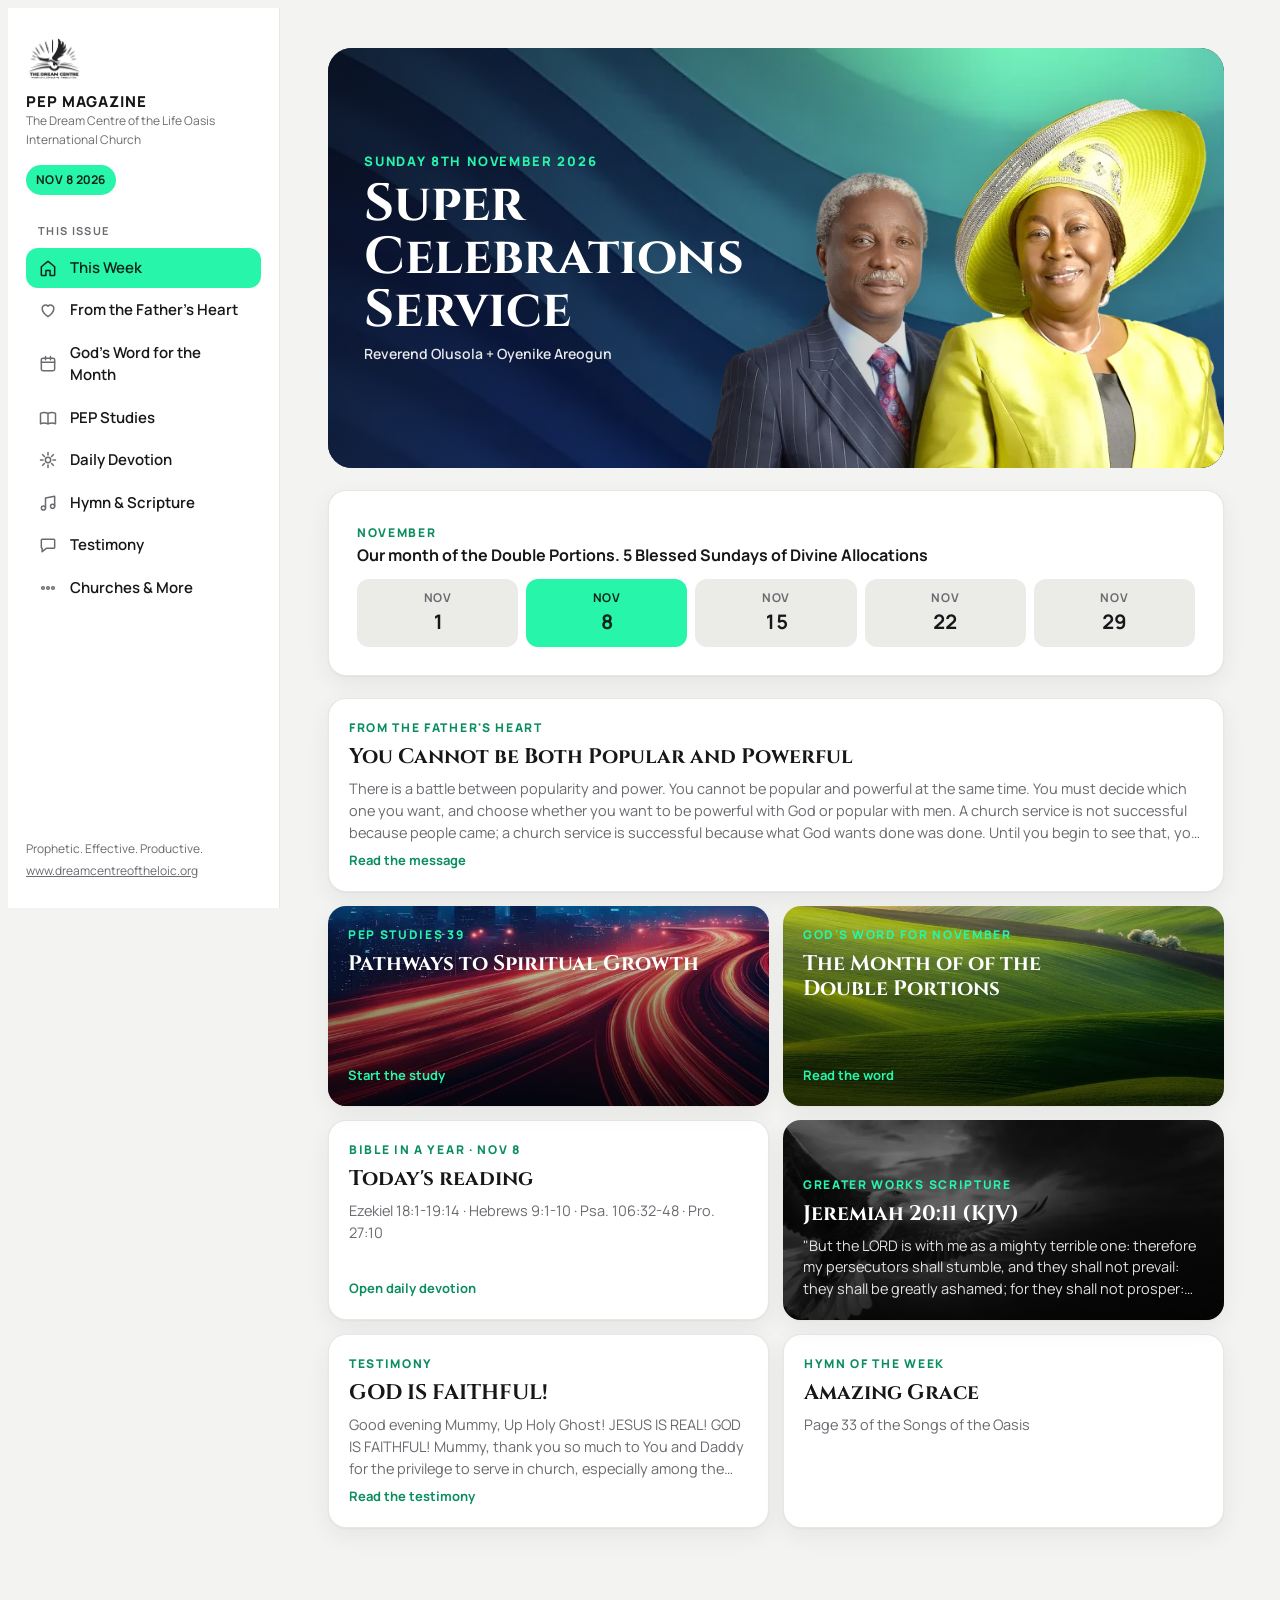
<file: index.html>
<!doctype html>
<html lang="en">
<head>
<meta charset="utf-8">
<meta name="viewport" content="width=device-width,initial-scale=1,viewport-fit=cover">
<meta name="theme-color" content="#0e0e10">
<link rel="manifest" href="manifest.webmanifest">
<link rel="icon" href="assets/fixed/logo.webp">
<title>PEP Magazine</title>
</head>
<body>

<meta name="claude:viewport-fit-sides" content="cover">
<link rel="preconnect" href="https://fonts.googleapis.com">
<link rel="preconnect" href="https://fonts.gstatic.com" crossorigin>
<link rel="stylesheet" href="https://fonts.googleapis.com/css2?family=Cinzel:wght@500;700&family=Manrope:wght@400;500;600;700;800&family=Source+Serif+4:ital,opsz,wght@0,8..60,400;0,8..60,600;1,8..60,400&display=swap">
<style>
/* Layout: an iOS-style reader. Sidebar + single reading column on desktop, sticky header + bottom tab bar on phones.
   The weekly accent comes from the issue data (picked from that week's background image). */
:root{
  --accent:#fec91b;            /* overwritten per issue */
  --accent-text:var(--accent-text-light,#8a6a00); /* accent darkened for text on light surfaces */
  --on-accent:#1a1406;         /* readable ink on top of accent */
  --bg:#f3f3f1;
  --surface:#ffffff;
  --surface-2:#ebebe8;
  --fg:#17171a;
  --muted:#6a6a70;
  --line:rgba(20,20,30,.10);
  --scrim:rgba(10,10,14,.62);
  --shadow:0 1px 2px rgba(0,0,0,.04),0 8px 24px rgba(0,0,0,.06);
  --font-display:"Cinzel","Trajan Pro",Georgia,serif;
  --font-read:"Source Serif 4",Georgia,"Times New Roman",serif;
  --font-ui:"Manrope",system-ui,-apple-system,"Segoe UI",sans-serif;
  --radius:18px;
  --tabbar-h:64px;
}
@media (prefers-color-scheme: dark){:root:not([data-theme="light"]){
  --bg:#0e0e10;--surface:#1b1b1f;--surface-2:#26262b;--fg:#f2f1ee;--muted:#a2a2a9;--line:rgba(255,255,255,.10);
  --accent-text:var(--accent-text-dark,#ffd95e);--shadow:none;color-scheme:dark}}
:root[data-theme="dark"]{
  --bg:#0e0e10;--surface:#1b1b1f;--surface-2:#26262b;--fg:#f2f1ee;--muted:#a2a2a9;--line:rgba(255,255,255,.10);
  --accent-text:var(--accent-text-dark,#ffd95e);--shadow:none;color-scheme:dark}

*{box-sizing:border-box}
html,body{background:var(--bg)}
body{color:var(--fg);font-family:var(--font-ui);font-size:16px;line-height:1.5;-webkit-font-smoothing:antialiased}
a{color:inherit}
button{font:inherit;color:inherit}
:focus-visible{outline:2px solid var(--accent-text);outline-offset:2px;border-radius:6px}
h1,h2,h3{text-wrap:balance;margin:0}
p{margin:0}

/* ---------- shell ---------- */
.shell{display:grid;grid-template-columns:1fr;min-height:100%}
.side{display:none}
.top{position:sticky;top:env(safe-area-inset-top,0px);z-index:20;background:color-mix(in srgb,var(--bg) 82%,transparent);
  backdrop-filter:saturate(1.6) blur(18px);-webkit-backdrop-filter:saturate(1.6) blur(18px);border-bottom:1px solid var(--line);
  padding-left:max(16px,env(safe-area-inset-left,0px));padding-right:max(16px,env(safe-area-inset-right,0px));padding-block:10px;
  display:flex;align-items:center;gap:12px}
body::before{content:"";position:fixed;inset:0 0 auto;height:env(safe-area-inset-top,0px);z-index:30;background:var(--bg)}
.brand{display:flex;align-items:center;gap:10px;min-width:0;text-decoration:none}
.logo{width:34px;height:27px;flex:none;background:var(--fg);-webkit-mask:var(--logo) center/contain no-repeat;mask:var(--logo) center/contain no-repeat}
.brand-txt{min-width:0;line-height:1.15}
.brand-name{font-weight:800;font-size:14px;letter-spacing:.06em;text-transform:uppercase;white-space:nowrap}
.brand-sub{font-size:12px;color:var(--muted);white-space:nowrap;overflow:hidden;text-overflow:ellipsis}
.top .date-chip{margin-left:auto}
.date-chip{font-size:12px;font-weight:700;letter-spacing:.04em;padding:6px 10px;border-radius:99px;background:var(--accent);color:var(--on-accent);white-space:nowrap;font-variant-numeric:tabular-nums}

main{padding-left:max(16px,env(safe-area-inset-left,0px));padding-right:max(16px,env(safe-area-inset-right,0px));
  padding-block:20px calc(var(--tabbar-h) + 32px + env(safe-area-inset-bottom,0px));min-width:0}
.view{max-width:760px;margin:0 auto;display:flex;flex-direction:column;gap:22px}
.view.wide{max-width:980px}

.tabbar{position:fixed;left:0;right:0;bottom:0;z-index:20;display:grid;grid-template-columns:repeat(5,1fr);
  padding-bottom:env(safe-area-inset-bottom,0px);padding-left:max(8px,env(safe-area-inset-left,0px));padding-right:max(8px,env(safe-area-inset-right,0px));
  background:color-mix(in srgb,var(--surface) 86%,transparent);backdrop-filter:saturate(1.6) blur(18px);-webkit-backdrop-filter:saturate(1.6) blur(18px);border-top:1px solid var(--line)}
.tab{display:flex;flex-direction:column;align-items:center;justify-content:center;gap:3px;height:var(--tabbar-h);text-decoration:none;color:var(--muted);font-size:11px;font-weight:600}
.tab svg{width:24px;height:24px}
.tab[aria-current="page"]{color:var(--fg)}
.tab[aria-current="page"] .ico{background:var(--accent);color:var(--on-accent)}
.ico{display:grid;place-items:center;width:44px;height:28px;border-radius:99px;transition:background .2s}

@media (min-width:900px){
  .shell{grid-template-columns:272px 1fr}
  .top,.tabbar{display:none}
  body::before{display:none}
  .side{display:flex;flex-direction:column;gap:18px;position:sticky;top:0;height:100vh;overflow:auto;
    padding:28px 18px;border-right:1px solid var(--line);background:var(--surface)}
  .side .logo{width:56px;height:44px}
  .side .brand{flex-direction:column;align-items:flex-start;gap:12px}
  .side .brand-name{font-size:15px}
  .side .brand-sub{white-space:normal}
  .side .date-chip{align-self:flex-start}
  main{padding-block:40px 64px;padding-left:48px;padding-right:48px}
}
.nav-group{display:flex;flex-direction:column;gap:2px}
.nav-label{font-size:11px;font-weight:700;letter-spacing:.12em;text-transform:uppercase;color:var(--muted);padding:10px 12px 6px}
.nav-link{display:flex;align-items:center;gap:12px;padding:9px 12px;border-radius:12px;text-decoration:none;font-weight:600;font-size:15px}
.nav-link svg{width:20px;height:20px;color:var(--muted);flex:none}
.nav-link:hover{background:var(--surface-2)}
.nav-link[aria-current="page"]{background:var(--accent);color:var(--on-accent)}
.nav-link[aria-current="page"] svg{color:var(--on-accent)}
.side-foot{margin-top:auto;font-size:12px;color:var(--muted);display:flex;flex-direction:column;gap:4px}

/* ---------- shared pieces ---------- */
.eyebrow{font-size:12px;font-weight:800;letter-spacing:.14em;text-transform:uppercase;color:var(--accent-text)}
.page-head{display:flex;flex-direction:column;gap:8px}
.page-title{font-family:var(--font-display);font-weight:700;font-size:clamp(28px,6vw,42px);line-height:1.08;letter-spacing:.01em}
.page-sub{color:var(--muted);font-size:15px}
.card{background:var(--surface);border-radius:var(--radius);box-shadow:var(--shadow);border:1px solid var(--line)}
.pad{padding:20px}
@media (min-width:600px){.pad{padding:28px}}
.read{font-family:var(--font-read);font-size:18.5px;line-height:1.68;display:flex;flex-direction:column;gap:1em;max-width:66ch}
.read .lead{font-size:21px;line-height:1.55}
.read .lead::first-letter{font-family:var(--font-display);font-weight:700;float:left;font-size:3.3em;line-height:.82;padding:6px 10px 0 0;color:var(--accent-text)}
.read h3{font-family:var(--font-ui);font-size:13px;font-weight:800;letter-spacing:.12em;text-transform:uppercase;margin-top:.6em;color:var(--fg)}
.read ol{margin:0;padding-left:1.3em;display:flex;flex-direction:column;gap:.3em}
.scripture{border-radius:14px;background:var(--surface-2);padding:16px 18px;font-style:italic}
.scripture cite{display:block;font-style:normal;font-family:var(--font-ui);font-size:13px;font-weight:800;letter-spacing:.06em;margin-top:8px;color:var(--accent-text)}
.callout{font-family:var(--font-ui);font-weight:800;font-size:17px;line-height:1.45;padding:16px 18px;border-radius:14px;background:var(--accent);color:var(--on-accent)}
.sig{font-family:var(--font-read);font-style:italic;white-space:pre-line;color:var(--muted)}
.img-cover{width:100%;height:100%;object-fit:cover;display:block}
.btn{display:inline-flex;align-items:center;gap:8px;padding:11px 16px;border-radius:12px;background:var(--fg);color:var(--bg);text-decoration:none;font-weight:700;font-size:14px;border:0;cursor:pointer}
.btn.ghost{background:var(--surface-2);color:var(--fg)}
.row{display:flex;flex-wrap:wrap;gap:10px;align-items:center}

/* ---------- today / cover ---------- */
.hero{position:relative;overflow:hidden;border-radius:24px;min-height:340px;display:flex;align-items:flex-end;isolation:isolate;background:#222}
.hero .bg{position:absolute;inset:0;z-index:-2}
.hero .pastors{position:absolute;right:50%;transform:translateX(50%);bottom:150px;height:56%;max-width:70%;object-fit:contain;object-position:bottom right;z-index:-1;filter:drop-shadow(0 10px 30px rgba(0,0,0,.25))}
.hero::after{content:"";position:absolute;inset:0;z-index:-1;background:linear-gradient(180deg,transparent 45%,rgba(8,8,10,.92) 72%,rgba(8,8,10,.96) 100%)}
.hero{min-height:460px}
.hero-txt{padding:22px;color:#fff;display:flex;flex-direction:column;gap:6px;max-width:100%}
.hero-date{font-size:13px;font-weight:800;letter-spacing:.14em;text-transform:uppercase;color:var(--accent)}
.hero-title{font-family:var(--font-display);font-weight:700;font-size:clamp(30px,7vw,52px);line-height:1.02}
.hero-who{font-size:14px;font-weight:600;opacity:.9}
@media (min-width:600px){.hero{min-height:420px}.hero .pastors{right:-2%;transform:none;bottom:0;height:88%}.hero::after{background:linear-gradient(90deg,rgba(8,8,10,.72) 0%,rgba(8,8,10,.25) 55%,transparent 75%)}.hero-txt{padding:36px;max-width:58%;align-self:center}}

.month-strip{display:flex;flex-direction:column;gap:12px}
.month-strip .t{font-weight:700}
.sundays{display:grid;grid-template-columns:repeat(4,1fr);gap:8px}
.sun{border-radius:12px;padding:10px 8px;text-align:center;background:var(--surface-2);font-size:12px;font-weight:700;letter-spacing:.06em;color:var(--muted);font-variant-numeric:tabular-nums}
.sun b{display:block;font-size:20px;color:var(--fg);letter-spacing:0}
.sun.now{background:var(--accent);color:var(--on-accent)}
.sun.now b{color:var(--on-accent)}

.grid{display:grid;grid-template-columns:1fr;gap:14px}
@media (min-width:640px){.grid{grid-template-columns:1fr 1fr}}
.tile{display:flex;flex-direction:column;gap:8px;text-decoration:none;padding:20px;min-width:0;transition:transform .15s}
.tile:hover{transform:translateY(-2px)}
.tile h3{font-family:var(--font-display);font-size:21px;line-height:1.2}
.tile p{color:var(--muted);font-size:14.5px;display:-webkit-box;-webkit-line-clamp:3;-webkit-box-orient:vertical;overflow:hidden}
.tile .more{margin-top:auto;font-size:13px;font-weight:700;color:var(--accent-text)}
.tile.span{grid-column:1/-1}
.tile.img{position:relative;overflow:hidden;color:#fff;min-height:200px;justify-content:flex-end;isolation:isolate;border:0}
.tile.img img{position:absolute;inset:0;z-index:-2}
.tile.img::after{content:"";position:absolute;inset:0;z-index:-1;background:linear-gradient(180deg,rgba(0,0,0,.05),rgba(0,0,0,.72))}
.tile.img p{color:rgba(255,255,255,.88)}
.tile.img .eyebrow,.tile.img .more{color:var(--accent)}

/* ---------- heart ---------- */
.pull{display:grid;grid-template-columns:auto 1fr;gap:16px;align-items:end;overflow:hidden;padding:20px 20px 0}
.pull img{width:96px;align-self:end;display:block}
.pull q{font-family:var(--font-display);font-weight:700;font-size:19px;line-height:1.35;quotes:none;padding-bottom:20px;align-self:center}
.side-by{display:grid;grid-template-columns:1fr;gap:14px}
@media (min-width:640px){.side-by{grid-template-columns:1fr 1fr}}
.feature{display:flex;gap:16px;align-items:center;padding:18px;min-width:0}
.feature img{width:92px;border-radius:8px;flex:none;box-shadow:0 6px 18px rgba(0,0,0,.18)}
.feature h3{font-family:var(--font-display);font-size:17px;line-height:1.25}
.feature p{font-size:13.5px;color:var(--muted)}

/* ---------- study / month banners ---------- */
.banner{position:relative;border-radius:22px;overflow:hidden;min-height:220px;display:flex;align-items:flex-end;isolation:isolate;color:#fff}
.banner>img{position:absolute;inset:0;z-index:-2}
.banner::after{content:"";position:absolute;inset:0;z-index:-1;background:linear-gradient(180deg,rgba(0,0,0,.1),rgba(0,0,0,.75))}
.banner .in{padding:22px;display:flex;flex-direction:column;gap:6px}
.banner .page-title{color:#fff}
.banner .eyebrow{color:var(--accent)}
.study-no{display:inline-grid;place-items:center;width:52px;height:52px;border-radius:50%;background:#fff;color:#111;font-weight:800;font-size:20px;font-variant-numeric:tabular-nums}
.month-wrap{display:grid;grid-template-columns:1fr;gap:20px}
.month-portrait{display:none}
@media (min-width:1100px){.month-wrap{grid-template-columns:220px 1fr}.month-portrait{display:block;position:sticky;top:40px;align-self:start}.month-portrait img{width:100%;border-radius:18px;background:var(--surface-2)}}

/* ---------- daily ---------- */
.days{display:flex;gap:8px;overflow-x:auto;padding-bottom:4px;scrollbar-width:none}
.days::-webkit-scrollbar{display:none}
.day{flex:none;width:58px;padding:10px 0;border-radius:14px;border:1px solid var(--line);background:var(--surface);text-align:center;cursor:pointer;font-variant-numeric:tabular-nums}
.day small{display:block;font-size:11px;font-weight:700;letter-spacing:.08em;text-transform:uppercase;color:var(--muted)}
.day b{font-size:20px}
.day[aria-pressed="true"]{background:var(--accent);color:var(--on-accent);border-color:transparent}
.day[aria-pressed="true"] small{color:var(--on-accent)}
.readings{display:grid;grid-template-columns:1fr 1fr;gap:10px}
.reading{background:var(--surface-2);border-radius:12px;padding:12px 14px;font-weight:700;font-variant-numeric:tabular-nums;min-width:0}
.reading small{display:block;font-size:11px;font-weight:700;letter-spacing:.08em;text-transform:uppercase;color:var(--muted)}
.today-tag{font-size:11px;font-weight:800;letter-spacing:.08em;text-transform:uppercase;background:var(--fg);color:var(--bg);padding:3px 8px;border-radius:99px}
.vocab{list-style:none;margin:0;padding:0;display:flex;flex-direction:column}
.vocab li{padding:12px 0;border-top:1px solid var(--line);font-weight:600;display:flex;gap:12px}
.vocab li:first-child{border-top:0}
.vocab li::before{content:"";flex:none;width:8px;height:8px;border-radius:50%;background:var(--accent);margin-top:9px}
.words{display:grid;grid-template-columns:1fr 1fr;gap:10px}
.word{border-radius:14px;padding:16px 12px;text-align:center;font-weight:800;font-size:14px;letter-spacing:.05em;text-transform:uppercase;background:var(--fg);color:var(--bg);display:grid;place-items:center;min-height:72px}
@media (min-width:640px){.words{grid-template-columns:repeat(3,1fr)}}

/* ---------- worship ---------- */
.gw{position:relative;overflow:hidden;border-radius:22px;isolation:isolate;color:#fff;background:#111}
.gw img{position:absolute;inset:0;z-index:-2;opacity:.85}
.gw::after{content:"";position:absolute;inset:0;z-index:-1;background:linear-gradient(90deg,rgba(0,0,0,.2),rgba(0,0,0,.8))}
.gw .in{padding:26px;display:flex;flex-direction:column;gap:10px;align-items:flex-end;text-align:right;min-height:240px;justify-content:flex-end}
.gw .ref{font-weight:800;letter-spacing:.06em}
.gw blockquote{margin:0;font-weight:800;font-size:clamp(18px,3.6vw,24px);line-height:1.35;color:#fec91b;max-width:30ch}
.cov{position:relative;overflow:hidden;border-radius:22px;isolation:isolate;color:#fff;background:#140d06;min-height:300px;display:flex;flex-direction:column;justify-content:space-between;padding:24px}
.cov img{position:absolute;inset:0;z-index:-2}
.cov::after{content:"";position:absolute;inset:0;z-index:-1;background:linear-gradient(180deg,rgba(0,0,0,.55),rgba(0,0,0,.1) 50%,rgba(0,0,0,.6))}
.cov .big{font-weight:800;font-size:clamp(30px,7vw,44px);line-height:.98;text-transform:uppercase;letter-spacing:-.01em}
.cov .line{font-family:var(--font-read);font-style:italic;align-self:flex-end}
.cov-body{display:flex;flex-direction:column;gap:10px;margin-top:auto}
.cov .big.long{font-size:clamp(20px,4.6vw,27px);line-height:1.3;text-transform:none;letter-spacing:0}
.cov .more-lines{white-space:pre-line;font-weight:600;font-size:16px;line-height:1.5;opacity:.92}
.hymn{display:grid;grid-template-columns:110px 1fr;gap:16px;align-items:center;overflow:hidden}
.hymn img{width:110px;height:100%;min-height:110px;object-fit:cover;display:block}
.hymn .t{font-family:var(--font-display);font-size:22px;font-weight:700;line-height:1.2}
.hymn .in{padding:16px 16px 16px 0;min-width:0}

/* ---------- more ---------- */
.list{display:flex;flex-direction:column}
.list a,.list .li{display:flex;align-items:center;gap:14px;padding:14px 18px;text-decoration:none;border-top:1px solid var(--line);font-weight:600;min-width:0}
.list>:first-child{border-top:0}
.list .chev{margin-left:auto;color:var(--muted);flex:none;width:18px;height:18px}
.list .meta{margin-left:auto;font-size:13px;color:var(--muted);font-weight:500;white-space:nowrap}
.list svg.lead{width:22px;height:22px;color:var(--accent-text);flex:none}
details.region{border-top:1px solid var(--line)}
details.region:first-of-type{border-top:0}
details.region summary{list-style:none;cursor:pointer;padding:14px 18px;font-weight:700;display:flex;align-items:center}
details.region summary::-webkit-details-marker{display:none}
details.region summary .meta{margin-left:auto;font-size:13px;color:var(--muted);font-weight:500}
details.region ul{margin:0;padding:0 18px 14px 36px;display:flex;flex-direction:column;gap:8px;font-size:14.5px;color:var(--muted)}
.books{display:grid;grid-template-columns:repeat(3,1fr);gap:12px}
.books figure{margin:0;display:flex;flex-direction:column;gap:6px;min-width:0}
.books img{border-radius:10px;background:#f4f4f4;aspect-ratio:7/9;object-fit:contain;width:100%}
.books figcaption{font-size:12.5px;font-weight:600;line-height:1.3}
.order{display:flex;gap:16px;align-items:center}
.order img{width:84px;height:84px;border-radius:10px;background:#fff;padding:4px;flex:none}
.order .copy{font-size:14px;color:var(--muted);min-width:0;overflow-wrap:anywhere}
.order b{color:var(--fg)}
.prog{display:flex;flex-direction:column;gap:6px}
.prog h3{font-family:var(--font-display);font-size:20px;line-height:1.25}

.preview-bar{position:sticky;top:0;z-index:40;background:#b3261e;color:#fff;font-weight:700;font-size:13px;text-align:center;padding:10px 16px;display:flex;flex-wrap:wrap;gap:8px 14px;justify-content:center;align-items:center}
.preview-bar[hidden]{display:none}
.pb-btn{background:#fff;color:#b3261e;padding:7px 14px;border-radius:99px;text-decoration:none}
.pb-link{color:#fff;opacity:.9;background:none;border:0;padding:0;font:inherit;text-decoration:underline;cursor:pointer}
.pb-btn{border:0;font:inherit;font-weight:800;cursor:pointer}
.print-mode .side,.print-mode .top,.print-mode .tabbar,.print-mode .preview-bar{display:none!important}
.print-mode .shell{grid-template-columns:1fr!important}
.print-mode main{padding:0 24px!important}
.print-page{break-after:page;padding-block:20px}
.print-tools{display:flex;flex-wrap:wrap;gap:10px 16px;align-items:center;padding-block:16px}
@media print{.print-tools{display:none}}
.print-mode .card{box-shadow:none}
.print-mode .tile p{-webkit-line-clamp:unset}
@media print{body{-webkit-print-color-adjust:exact;print-color-adjust:exact}}
@media (prefers-reduced-motion:reduce){*{transition:none!important;animation:none!important}}
</style>

<div id="previewBar" class="preview-bar" hidden>Preview only. This issue is waiting for approval and is not public yet.</div>
<div class="shell">
  <aside class="side" aria-label="Sections">
    <a class="brand" href="#today"><span class="logo" aria-hidden="true"></span>
      <span class="brand-txt"><span class="brand-name">PEP Magazine</span><br><span class="brand-sub" data-bind="churchLine"></span></span></a>
    <span class="date-chip" data-bind="dateShort"></span>
    <nav id="sideNav"></nav>
    <div class="side-foot"><span data-bind="motto"></span><a data-bind="website" target="_blank" rel="noopener"></a></div>
  </aside>
  <header class="top">
    <a class="brand" href="#today"><span class="logo" aria-hidden="true"></span>
      <span class="brand-txt"><span class="brand-name">PEP Magazine</span><br><span class="brand-sub">The Dream Centre</span></span></a>
    <span class="date-chip" data-bind="dateShort"></span>
  </header>
  <main id="main" tabindex="-1"></main>
  <nav class="tabbar" id="tabbar" aria-label="Sections"></nav>
</div>

<script>
(function(){
const ICONS={
  today:'<path d="M4 10.5 12 4l8 6.5V20a1 1 0 0 1-1 1h-4.5v-6h-5v6H5a1 1 0 0 1-1-1z"/>',
  heart:'<path d="M12 20s-7-4.4-7-10a4 4 0 0 1 7-2.6A4 4 0 0 1 19 10c0 5.6-7 10-7 10z"/>',
  month:'<rect x="4" y="5" width="16" height="15" rx="2"/><path d="M4 10h16M9 3v4M15 3v4"/>',
  study:'<path d="M3 6.5C6 5 9 5 12 6.5 15 5 18 5 21 6.5V19c-3-1.5-6-1.5-9 0-3-1.5-6-1.5-9 0z"/><path d="M12 6.5V19"/>',
  daily:'<path d="M12 3v3M12 18v3M3 12h3M18 12h3M5.6 5.6l2.1 2.1M16.3 16.3l2.1 2.1M5.6 18.4l2.1-2.1M16.3 7.7l2.1-2.1"/><circle cx="12" cy="12" r="3.2"/>',
  worship:'<path d="M9 18V6l11-2v12"/><circle cx="6.5" cy="18" r="2.5"/><circle cx="17.5" cy="16" r="2.5"/>',
  testimony:'<path d="M5 5h14a1 1 0 0 1 1 1v9a1 1 0 0 1-1 1H10l-5 4v-4H5a1 1 0 0 1-1-1V6a1 1 0 0 1 1-1z"/>',
  more:'<circle cx="6" cy="12" r="1.6"/><circle cx="12" cy="12" r="1.6"/><circle cx="18" cy="12" r="1.6"/>',
  church:'<path d="M12 3v4M10 5h4M6 21V11l6-4 6 4v10M10 21v-5h4v5M3 21h18"/>',
  book:'<path d="M5 4h11a3 3 0 0 1 3 3v13H8a3 3 0 0 1-3-3z"/><path d="M5 17a3 3 0 0 1 3-3h11"/>',
  archive:'<rect x="3" y="4" width="18" height="5" rx="1"/><path d="M5 9v10a1 1 0 0 0 1 1h12a1 1 0 0 0 1-1V9M10 13h4"/>',
  chev:'<path d="m9 6 6 6-6 6"/>'
};
const ic=(n,cls)=>`<svg class="${cls||''}" viewBox="0 0 24 24" fill="none" stroke="currentColor" stroke-width="1.8" stroke-linecap="round" stroke-linejoin="round" aria-hidden="true">${ICONS[n]}</svg>`;
const esc=s=>String(s??'').replace(/[&<>"]/g,c=>({'&':'&amp;','<':'&lt;','>':'&gt;','"':'&quot;'}[c]));
const src=p=>(window.PEP_ASSETS&&window.PEP_ASSETS[p])||p;
const MONTHS=['January','February','March','April','May','June','July','August','September','October','November','December'];
const MON=MONTHS.map(m=>m.slice(0,3).toUpperCase());
const D=s=>{const [y,m,d]=s.split('-').map(Number);return new Date(y,m-1,d)};
const ord=n=>n+(['th','st','nd','rd'][(n%100-20)%10]||['th','st','nd','rd'][n%100]||'th');
const longDate=s=>{const d=D(s);return `Sunday ${ord(d.getDate())} ${MONTHS[d.getMonth()]} ${d.getFullYear()}`};
const shortDate=s=>{const d=D(s);return `${MON[d.getMonth()]} ${d.getDate()}`};

/* --- accent maths: readable text/ink from the weekly accent --- */
function hexToHsl(h){h=h.replace('#','');const r=parseInt(h.slice(0,2),16)/255,g=parseInt(h.slice(2,4),16)/255,b=parseInt(h.slice(4,6),16)/255;
  const mx=Math.max(r,g,b),mn=Math.min(r,g,b);let H=0,S=0,L=(mx+mn)/2;if(mx!==mn){const d=mx-mn;S=L>.5?d/(2-mx-mn):d/(mx+mn);
  H=mx===r?(g-b)/d+(g<b?6:0):mx===g?(b-r)/d+2:(r-g)/d+4;H*=60}return [H,S*100,L*100]}
const hsl=(h,s,l)=>`hsl(${h.toFixed(0)} ${s.toFixed(0)}% ${l.toFixed(0)}%)`;
function lum(h){h=h.replace('#','');return [0,2,4].map(i=>{let c=parseInt(h.slice(i,i+2),16)/255;return c<=.03928?c/12.92:Math.pow((c+.055)/1.055,2.4)}).reduce((a,c,i)=>a+c*[.2126,.7152,.0722][i],0)}
function applyAccent(hex){
  const [h,s]=hexToHsl(hex);const r=document.documentElement.style;
  r.setProperty('--accent',hex);
  r.setProperty('--accent-text-light',hsl(h,Math.min(s,85),30));
  r.setProperty('--accent-text-dark',hsl(h,Math.min(s,90),68));
  r.setProperty('--on-accent',lum(hex)>.4?hsl(h,40,10):'#ffffff');
}

/* --- views --- */
const NAV=[
  {id:'today',label:'This Week',tab:'Today'},
  {id:'heart',label:"From the Father's Heart",tab:'Message'},
  {id:'month',label:"God's Word for the Month"},
  {id:'study',label:'PEP Studies',tab:'Study'},
  {id:'daily',label:'Daily Devotion',tab:'Daily'},
  {id:'worship',label:'Hymn & Scripture'},
  {id:'testimony',label:'Testimony'},
  {id:'more',label:'Churches & More',tab:'More'}
];
let S,I,M;

function blocks(list){return list.map(b=>{
  if(b.lead)return `<p class="lead">${esc(b.lead)}</p>`;
  if(b.p)return `<p>${esc(b.p)}</p>`;
  if(b.h)return `<h3>${esc(b.h)}</h3>`;
  if(b.list)return `<ol>${b.list.map(x=>`<li>${esc(x)}</li>`).join('')}</ol>`;
  if(b.scripture)return `<blockquote class="scripture">${esc(b.scripture)}<cite>${esc(b.ref)}</cite></blockquote>`;
  if(b.callout)return `<p class="callout">${esc(b.callout)}</p>`;
  return '';}).join('')}

function head(eyebrow,title,sub){return `<header class="page-head"><span class="eyebrow">${esc(eyebrow)}</span><h1 class="page-title">${esc(title)}</h1>${sub?`<p class="page-sub">${esc(sub)}</p>`:''}</header>`}

function todayIndex(){const t=new Date();const k=`${t.getFullYear()}-${String(t.getMonth()+1).padStart(2,'0')}-${String(t.getDate()).padStart(2,'0')}`;
  const i=I.bibleInYear.findIndex(d=>d.date===k);return i<0?0:i}
const BOOKS=['Old Testament','New Testament','Psalms','Proverbs'];

const has=x=>x&&(typeof x!=='object'||Object.keys(x).length);
const V={
today(){
  const mName=MONTHS[D(I.date).getMonth()];
  const ti=todayIndex(),td=I.bibleInYear[ti];
  const f=I.fathersHeart,st=I.study,w=M&&M.word,g=I.greaterWorks,t=I.testimony,h=I.hymn;
  return `<div class="view wide">
  <section class="hero" aria-label="This Sunday">
    <img class="bg img-cover" id="coverImg" src="${src(I.service.background)}" alt="">
    <img class="pastors" src="${src(S.pastorsImage)}" alt="${esc(S.pastors)}">
    <div class="hero-txt"><span class="hero-date">${longDate(I.date)}</span>
      <h1 class="hero-title">${esc(I.service.title)}</h1><span class="hero-who">${esc(S.pastors)}</span></div>
  </section>
  ${M&&M.honour&&M.honour.title?`<section class="card pad month-strip"><div><span class="eyebrow">${mName}</span><div class="t">${esc(M.honour.title)}${M.honour.series?'. '+esc(M.honour.series):''}</div></div>
    <div class="sundays" style="grid-template-columns:repeat(${M.honour.sundays.length},1fr)">${M.honour.sundays.map(s=>{const d=D(s);return `<div class="sun ${s===I.date?'now':''}">${MON[d.getMonth()]}<b>${d.getDate()}</b></div>`}).join('')}</div></section>`:''}
  <div class="grid">
    ${f?`<a class="card tile span" href="#heart"><span class="eyebrow">From the Father's Heart</span><h3>${esc(f.title)}</h3><p>${esc(f.paragraphs[0]||'')}</p><span class="more">Read the message</span></a>`:''}
    ${st?`<a class="card tile img" href="#study"><img class="img-cover" src="${src(st.image)}" alt=""><span class="eyebrow">PEP Studies ${esc(st.number)}</span><h3>${esc(st.title)}</h3><span class="more">Start the study</span></a>`:''}
    ${w&&w.title?`<a class="card tile img" href="#month"><img class="img-cover" src="${src(w.image)}" alt=""><span class="eyebrow">God's Word for ${mName}</span><h3>${esc(w.title)}</h3><span class="more">Read the word</span></a>`:''}
    ${td?`<a class="card tile" href="#daily"><span class="eyebrow">Bible in a Year · ${shortDate(td.date)}</span><h3>Today's reading</h3><p>${td.readings.map(esc).join(' · ')}</p><span class="more">Open daily devotion</span></a>`:''}
    ${g?`<a class="card tile img" href="#worship"><img class="img-cover" src="${src(g.image)}" alt=""><span class="eyebrow">Greater Works Scripture</span><h3>${esc(g.reference)}</h3><p>${esc(g.text)}</p></a>`:''}
    ${t?`<a class="card tile" href="#testimony"><span class="eyebrow">Testimony</span><h3>${esc(t.opening||'Testimony')}</h3><p>${esc(t.paragraphs.join(' '))}</p><span class="more">Read the testimony</span></a>`:''}
    ${h&&h.title?`<a class="card tile" href="#worship"><span class="eyebrow">Hymn of the week</span><h3>${esc(h.title)}</h3><p>${esc(h.reference)}</p></a>`:''}
  </div></div>`},

heart(){const f=I.fathersHeart;if(!f)return empty("From the Father's Heart");const mw=I.messageForWeek,bw=I.bookForWeek;return `<div class="view">
  ${head("From the Father's Heart",f.title,longDate(I.date))}
  <article class="card pad"><div class="read"><p><em>${esc(f.salutation)}</em></p>
    ${f.paragraphs.slice(0,2).map(p=>`<p>${esc(p)}</p>`).join('')}
    </div></article>
  ${f.quote?`<figure class="card pull" style="margin:0"><img src="${src(S.quotePortrait)}" alt="Rev. Olusola Areogun"><q>${esc(f.quote)}</q></figure>`:''}
  ${f.paragraphs.length>2?`<article class="card pad"><div class="read">${f.paragraphs.slice(2).map(p=>`<p>${esc(p)}</p>`).join('')}
    <p>${esc(f.closing)}</p><p class="sig">${esc(f.signature)}</p></div></article>`:`<p class="sig">${esc(f.signature)}</p>`}
  ${mw||bw?`<div class="side-by">
    ${mw?`<div class="card feature">${mw.image?`<img src="${src(mw.image)}" alt="">`:''}<div><span class="eyebrow">Message for the Week</span><h3>${esc(mw.title)}</h3></div></div>`:''}
    ${bw?`<div class="card feature"><img src="${src(bw.image)}" alt=""><div><span class="eyebrow">Book for the Week</span><h3>${esc(bw.title)}</h3><p>${esc(bw.authors)}</p></div></div>`:''}
  </div>`:''}
  ${orderCard()}</div>`},

month(){const w=M&&M.word;if(!w||!w.title)return empty("God's Word for the Month");const mName=MONTHS[D(I.date).getMonth()];return `<div class="view wide">
  <section class="banner"><img class="img-cover" src="${src(w.image)}" alt=""><div class="in"><span class="eyebrow">God's Word for ${mName} ${D(I.date).getFullYear()}</span><h1 class="page-title">${esc(w.title)}</h1><span>${esc(w.subtitle)}</span></div></section>
  <div class="month-wrap"><div class="month-portrait"><img src="${src(w.portrait||S.monthPortrait)}" alt="Rev. Olusola Areogun"></div>
  <article class="card pad"><div class="read">${blocks(w.blocks)}<p class="sig">${esc(w.signature)}</p></div></article></div></div>`},

study(){const s=I.study;if(!s)return empty('PEP Studies');return `<div class="view">
  <section class="banner"><img class="img-cover" src="${src(s.image)}" alt=""><div class="in">
    <div class="row">${s.number?`<span class="study-no">${esc(s.number)}</span>`:''}<span class="eyebrow">Prophetic. Effective. Productive Studies</span></div>
    <h1 class="page-title">${esc(s.title)}</h1></div></section>
  <article class="card pad"><div class="read">${blocks(s.blocks)}</div></article></div>`},

daily(all){const ti=todayIndex(),v=I.vocabulary,pw=I.propheticWords||[];return `<div class="view">
  ${I.bibleInYear.length?`${head('Daily Devotion','Bible in a Year',all?'':'Tap a day to see its readings.')}
  <section class="card pad" style="display:flex;flex-direction:column;gap:14px">
    ${all?I.bibleInYear.map(d=>`<div><b>${D(d.date).toLocaleDateString('en-GB',{weekday:'long',day:'numeric',month:'long'})}</b><div class="readings" style="margin-top:6px">${d.readings.map((r,k)=>`<div class="reading"><small>${BOOKS[k]||''}</small>${esc(r)}</div>`).join('')}</div></div>`).join(''):
    `<div class="days" role="group" aria-label="Choose a day">${I.bibleInYear.map((d,i)=>{const x=D(d.date);return `<button class="day" data-day="${i}" aria-pressed="${i===ti}"><small>${MON[x.getMonth()]}</small><b>${x.getDate()}</b></button>`}).join('')}</div>
    <div id="readingOut"></div>`}</section>`:''}
  ${v&&v.items&&v.items.length?`${head('Confess it','Anointed Vocabulary')}
  <section class="card pad" style="display:flex;flex-direction:column;gap:12px">
    ${v.verse?`<blockquote class="scripture" style="margin:0;font-family:var(--font-read)">${esc(v.verse)}<cite>${esc(v.reference)}</cite></blockquote>`:''}
    <ul class="vocab">${v.items.map(x=>`<li>${esc(x)}</li>`).join('')}</ul></section>`:''}
  ${pw.length?`${head('Declare it','Prophetic Words for '+D(I.date).getFullYear())}
  <div class="words">${pw.map(w=>`<div class="word">${esc(w)}</div>`).join('')}</div>`:''}</div>`},

worship(){const g=I.greaterWorks,c=I.covenant,h=I.hymn;return `<div class="view">
  ${head('This week','Hymn & Scripture')}
  ${h&&h.title?`<section class="card hymn"><img src="${src(S.hymnImage)}" alt=""><div class="in"><span class="eyebrow">Hymn</span><div class="t">${esc(h.title)}</div><p class="page-sub">${esc(h.reference)}</p></div></section>`:''}
  ${g?`<section class="gw"><img class="img-cover" src="${src(g.image)}" alt=""><div class="in"><span class="eyebrow" style="color:#fff">Greater Works Scripture</span><span class="ref">${esc(g.reference)}</span><blockquote>"${esc(g.text)}"</blockquote></div></section>`:''}
  ${c?`<section class="cov"><img class="img-cover" src="${src(c.image)}" alt=""><span class="eyebrow" style="color:#fff">Covenant in the House${c.number?' · No. '+esc(c.number):''}</span>${c.number?
    `<div class="cov-body"><span class="big ${c.title.length>34?'long':''}">${esc(c.title)}</span>${c.line?`<span class="more-lines">${esc(c.line)}</span>`:''}</div>`:
    `<span class="big">${esc(c.title)}</span>${c.line?`<span class="line">"${esc(c.line)}"</span>`:''}`}</section>`:''}</div>`},

testimony(){const t=I.testimony;if(!t)return empty('Testimony');return `<div class="view">
  ${head('Testimony',t.opening||'Testimony',[t.author,t.zone].filter(Boolean).join(' · '))}
  <article class="card pad"><div class="read">${t.paragraphs.map(p=>`<p>${esc(p)}</p>`).join('')}<p class="sig">${esc(t.author)}\n${esc(t.zone)}</p></div></article></div>`},

more(){const w=M&&M.word,rel=S.newReleases||I.newReleases||[],arch=(S.archive||[]).filter(d=>d!==I.date);return `<div class="view">
  ${head('Churches & More','Notices')}
  <div class="grid">
    ${w&&w.title?`<a class="card tile img" href="#month"><img class="img-cover" src="${src(w.image)}" alt=""><span class="eyebrow">God's Word for ${MONTHS[D(I.date).getMonth()]}</span><h3>${esc(w.title)}</h3><span class="more">Read the word</span></a>`:''}
    ${I.greaterWorks?`<a class="card tile img" href="#worship"><img class="img-cover" src="${src(I.greaterWorks.image)}" alt=""><span class="eyebrow">Hymn & Scripture</span><h3>${esc(I.hymn&&I.hymn.title||I.greaterWorks.reference)}</h3><p>${esc(I.greaterWorks.reference)}${I.covenant?' · '+esc(I.covenant.title):''}</p></a>`:''}
    ${I.testimony?`<a class="card tile span" href="#testimony"><span class="eyebrow">Testimony</span><h3>${esc(I.testimony.opening||'Testimony')}</h3><p>${esc(I.testimony.paragraphs.join(' '))}</p><span class="more">Read the testimony</span></a>`:''}
  </div>
  ${(I.programmes||[]).map(p=>`<section class="card pad prog"><span class="eyebrow">Upcoming programme</span><h3>${esc(p.title)}</h3><p class="page-sub">${esc(p.dates)}</p></section>`).join('')}
  ${rel.length?`<section class="card pad" style="display:flex;flex-direction:column;gap:14px"><span class="eyebrow">New releases</span>
    <div class="books">${rel.map(b=>`<figure><img src="${src(b.image)}" alt=""><figcaption>${esc(b.title)}</figcaption></figure>`).join('')}</div></section>`:''}
  ${orderCard()}
  ${I.printPdf?`<section class="card pad order"><div class="copy"><span class="eyebrow">Print edition</span><p>An A4 version of this issue for printing.</p></div><a class="btn" style="margin-left:auto" href="${esc(I.printPdf)}" target="_blank" rel="noopener">Download for print</a></section>`:''}
  ${S.media&&S.media.length?`<section class="card" aria-label="Mass media outreach"><div class="pad" style="padding-bottom:8px"><span class="eyebrow">Living By The Answer</span><h2 class="page-title" style="font-size:24px;margin-top:6px">On radio & TV</h2></div>
    ${S.media.map(m=>`<details class="region"><summary>${esc(m.station)}<span class="meta">${esc(m.frequency)}</span></summary><ul style="list-style:none;padding-left:18px"><li>${esc(m.programme)}</li><li><b>${esc(m.times)}</b></li>${m.link?`<li><a href="https://${esc(m.link)}" target="_blank" rel="noopener">${esc(m.link)}</a></li>`:''}</ul></details>`).join('')}</section>`:''}
  <section class="card" aria-label="Worship with us"><div class="pad" style="padding-bottom:8px"><span class="eyebrow">Worship with us</span><h2 class="page-title" style="font-size:24px;margin-top:6px">The Dream Centre near you</h2></div>
    ${S.locations.map(r=>`<details class="region"><summary>${esc(r.region)}<span class="meta">${r.places.length}</span></summary><ul>${r.places.map(p=>`<li>${esc(p)}</li>`).join('')}</ul></details>`).join('')}</section>
  ${arch.length?`<section class="card" aria-label="Past issues"><div class="pad" style="padding-bottom:8px"><span class="eyebrow">Archive</span><h2 class="page-title" style="font-size:24px;margin-top:6px">Past issues</h2></div>
    <div class="list">${arch.map(d=>`<a href="?issue=${d}">${ic('archive','lead')}${longDate(d)}${ic('chev','chev')}</a>`).join('')}</div></section>`:''}
  ${(I.credits||[]).length?`<p class="page-sub" style="font-size:12.5px">${I.credits.map(esc).join(' · ')}</p>`:''}
  </div>`}
};
function empty(t){return `<div class="view">${head('This week',t)}<p class="page-sub">This section is not in this week's issue.</p></div>`}

function orderCard(){const o=S.orders;return `<section class="card pad order"><img src="${src(o.qr)}" alt="QR code to order books"><div class="copy"><span class="eyebrow">Order books & messages</span><p>Scan the code, visit <a href="${esc(o.url)}" target="_blank" rel="noopener"><b>${esc(o.site)}</b></a> or call <b>${esc(o.phone)}</b>.</p></div></section>`}

function renderReading(i){const d=I.bibleInYear[i];const out=document.getElementById('readingOut');if(!out||!d)return;
  const t=new Date();const isToday=D(d.date).toDateString()===t.toDateString();
  out.innerHTML=`<div class="row" style="margin-bottom:10px"><b>${D(d.date).toLocaleDateString('en-GB',{weekday:'long',day:'numeric',month:'long'})}</b>${isToday?'<span class="today-tag">Today</span>':''}</div>
  <div class="readings">${d.readings.map((r,k)=>`<div class="reading"><small>${BOOKS[k]||''}</small>${esc(r)}</div>`).join('')}</div>`;
  document.querySelectorAll('.day').forEach(b=>b.setAttribute('aria-pressed',b.dataset.day==i));}

function route(){
  let id=(location.hash||'#today').slice(1);if(!V[id])id='today';
  const main=document.getElementById('main');main.innerHTML=V[id]();
  document.querySelectorAll('[data-nav]').forEach(a=>{
    const on=a.dataset.nav===id||(a.dataset.nav==='more'&&['month','worship','testimony'].includes(id)&&a.classList.contains('tab'));
    a.toggleAttribute('aria-current',false);if(on)a.setAttribute('aria-current','page')});
  if(id==='daily'){renderReading(todayIndex());main.querySelectorAll('.day').forEach(b=>b.addEventListener('click',()=>renderReading(+b.dataset.day)))}
  if(id==='today'&&!I.accent)accentFromImage(document.getElementById('coverImg'));
  window.scrollTo(0,0);
}

/* weekly accent picked from the cover image when none is given */
function accentFromImage(img){
  if(!img)return;const run=()=>{try{
    const c=document.createElement('canvas'),w=60,h=Math.max(1,Math.round(60*img.naturalHeight/img.naturalWidth));c.width=w;c.height=h;
    const x=c.getContext('2d');x.drawImage(img,0,0,w,h);const d=x.getImageData(0,0,w,h).data,bins={};
    for(let i=0;i<d.length;i+=4){const r=d[i],g=d[i+1],b=d[i+2],mx=Math.max(r,g,b),mn=Math.min(r,g,b);if(mx<90||mx-mn<60)continue;
      const [hh]=hexToHsl('#'+[r,g,b].map(v=>v.toString(16).padStart(2,'0')).join(''));const k=Math.round(hh/15);(bins[k]=bins[k]||[]).push([r,g,b])}
    const best=Object.values(bins).sort((a,b)=>b.length-a.length)[0];if(!best||best.length<20)return;
    const avg=[0,1,2].map(j=>Math.round(best.reduce((s,p)=>s+p[j],0)/best.length));
    let [hh,ss,ll]=hexToHsl('#'+avg.map(v=>v.toString(16).padStart(2,'0')).join(''));ll=Math.min(Math.max(ll,45),62);ss=Math.max(ss,55);
    I.accent=hslHex(hh,ss,ll);applyAccent(I.accent);
  }catch(e){}};
  if(img.complete&&img.naturalWidth)run();else img.addEventListener('load',run,{once:true});
}
function hslHex(h,s,l){s/=100;l/=100;const k=n=>(n+h/30)%12,a=s*Math.min(l,1-l),f=n=>l-a*Math.max(-1,Math.min(k(n)-3,Math.min(9-k(n),1)));
  return '#'+[f(0),f(8),f(4)].map(v=>Math.round(v*255).toString(16).padStart(2,'0')).join('')}

function renderPrint(){
  document.body.classList.add('print-mode');
  const main=document.getElementById('main');
  main.innerHTML=`<div class="print-tools"><button class="btn" id="printBtn" type="button">Print or save as PDF</button><span class="page-sub">Choose "Save as PDF" as the printer to keep a copy. Paper size A4.</span></div>`+
    ['today','heart','month','study','worship','testimony'].map(v=>`<div class="print-page">${V[v]()}</div>`).join('')+`<div class="print-page">${V.daily(true)}</div>`;
  if(!I.accent)accentFromImage(document.getElementById('coverImg'));
  document.getElementById('printBtn').addEventListener('click',()=>window.print());
  if(new URLSearchParams(location.search).get('preview')){
    const imgs=[...document.images];
    Promise.all(imgs.map(im=>im.complete?1:new Promise(r=>{im.onload=im.onerror=r}))).then(()=>setTimeout(()=>window.print(),600));
  }
}

/* ---------- draft preview served from the website (no Google sign-in needed) ---------- */
async function loadPreview(d,t,act){
  const main=document.getElementById('main');
  main.innerHTML='<div class="view"><p class="page-sub">Loading the preview. This can take up to half a minute.</p></div>';
  try{
    const cfg=await fetch('config.json',{cache:'no-store'}).then(r=>r.json());
    const api=q=>fetch(cfg.feed+'?'+new URLSearchParams(Object.assign({d,t},q)),{cache:'no-store'}).then(r=>r.json());
    let msg='';
    if(act==='approve'){const r=await api({p:'approve',json:1});msg=r.message||'';
      try{history.replaceState(null,'',location.pathname+'?preview='+d+'&t='+t+location.hash)}catch(e){}}
    const [site,pd]=await Promise.all([fetch('data/site.json',{cache:'no-store'}).then(r=>r.json()),api({p:'pdata'})]);
    if(!pd.ok)throw new Error('not ok');
    window.PEP_ASSETS=pd.assets||{};
    pd.issue.preview={api,status:pd.status,when:pd.when,swap:pd.swap||[],d,t,msg};
    boot({site,issue:pd.issue,month:pd.month});
  }catch(e){
    main.innerHTML='<div class="view"><p>This preview link could not be opened. Use the newest link from the email or from the Issues tab of the PEP Settings sheet.</p></div>';
  }
}
function renderPreviewBar(pb){
  const P=I.preview,printUrl=`print.html?preview=${P.d}&t=${P.t}&auto=1`;
  const printLink=`<a class="pb-link" href="${printUrl}" target="_blank" rel="noopener">Print or save as PDF</a>`;
  if(P.status==='Draft'){
    pb.innerHTML=`${P.msg?esc(P.msg)+' ':'Preview only. Not public yet.'} <button class="pb-btn" id="pbApprove" type="button">Approve this issue</button>${P.swap.map(s=>` <button class="pb-link pb-swap" data-slot="${s}" type="button">New ${s} image</button>`).join('')} ${printLink}`;
    document.getElementById('pbApprove').onclick=async e=>{e.target.disabled=true;e.target.textContent='Approving...';
      try{const r=await P.api({p:'approve',json:1});P.status=r.status||'Approved';P.msg=r.message||'Approved.';}catch(x){P.msg='Approval did not go through. Check your connection and try again.'}
      renderPreviewBar(pb)};
    pb.querySelectorAll('.pb-swap').forEach(b=>b.onclick=async()=>{b.disabled=true;b.textContent='Picking a new image...';
      try{await P.api({p:'swap',s:b.dataset.slot,json:1});location.reload()}catch(x){b.textContent='Could not change the image'}});
  }else{
    pb.innerHTML=`${esc(P.msg||('This issue is approved. It goes live '+(P.when||'on Saturday')+'.'))} ${printLink}`;
  }
}

function boot(data){
  S=data.site;I=data.issue;M=data.month||null;
  I.bibleInYear=I.bibleInYear||[];
  applyAccent(I.accent||'#fec91b');
  document.documentElement.style.setProperty('--logo',`url("${src(S.logo)}")`);
  const pb=document.getElementById('previewBar');
  if(I.preview&&I.preview.api){pb.hidden=false;renderPreviewBar(pb)}
  else if(I.preview){pb.hidden=false;pb.innerHTML=I.preview.status==='Draft'?
      `Preview. Not public yet. <a class="pb-btn" target="_top" href="${esc(I.preview.approve)}">Approve this issue</a>${I.preview.swap.map(s=>` <a class="pb-link" target="_top" href="${esc(s.url)}">New ${s.slot} image</a>`).join('')}`:
      `Preview. This issue is approved (${esc(I.preview.status)}).`}
  else pb.hidden=I.status==='approved';
  const binds={dateShort:shortDate(I.date)+' '+D(I.date).getFullYear(),churchLine:`${S.church} ${S.churchFull}`,motto:S.motto};
  document.querySelectorAll('[data-bind]').forEach(el=>{const k=el.dataset.bind;
    if(k==='website'){el.textContent=S.website.label;el.href=S.website.url}else el.textContent=binds[k]});
  if(new URLSearchParams(location.search).get('print')){renderPrint();return}
  document.getElementById('sideNav').innerHTML=`<div class="nav-group"><span class="nav-label">This issue</span>${NAV.map(n=>`<a class="nav-link" data-nav="${n.id}" href="#${n.id}">${ic(n.id)}${esc(n.label)}</a>`).join('')}</div>`;
  document.getElementById('tabbar').innerHTML=NAV.filter(n=>n.tab).map(n=>`<a class="tab" data-nav="${n.id}" href="#${n.id}"><span class="ico">${ic(n.id)}</span>${n.tab}</a>`).join('');
  window.addEventListener('hashchange',route);route();
}

/* the print edition has its own 5-page A4 page */
{const q=new URLSearchParams(location.search);if(q.get('print')){q.delete('print');if(q.get('preview'))q.set('auto','1');location.replace('print.html?'+q.toString());return}}
if(window.PEP_DATA)boot(window.PEP_DATA);
else if(/^\d{4}-\d{2}-\d{2}$/.test(new URLSearchParams(location.search).get('preview')||'')&&new URLSearchParams(location.search).get('t')){
  const qs=new URLSearchParams(location.search);loadPreview(qs.get('preview'),qs.get('t'),qs.get('do'));
}
else if(new URLSearchParams(location.search).get('preview')){
  let done=false;
  window.addEventListener('message',e=>{const d=e.data;if(done||!d||!d.pepPreview)return;done=true;window.PEP_ASSETS=d.assets||{};boot(d)});
  try{(window.opener||parent).postMessage('pep-ready','*')}catch(e){}
}
else{
  const q=new URLSearchParams(location.search).get('issue');
  const url=q&&/^\d{4}-\d{2}-\d{2}$/.test(q)?`data/issues/${q}.json`:'data/current.json';
  fetch(url,{cache:'no-store'}).then(r=>r.json()).then(boot)
  .catch(()=>{document.getElementById('main').innerHTML='<div class="view"><p>This week\'s magazine could not load. Check your connection and refresh.</p></div>'});
}
})();
</script>

</body>
</html>
</file>
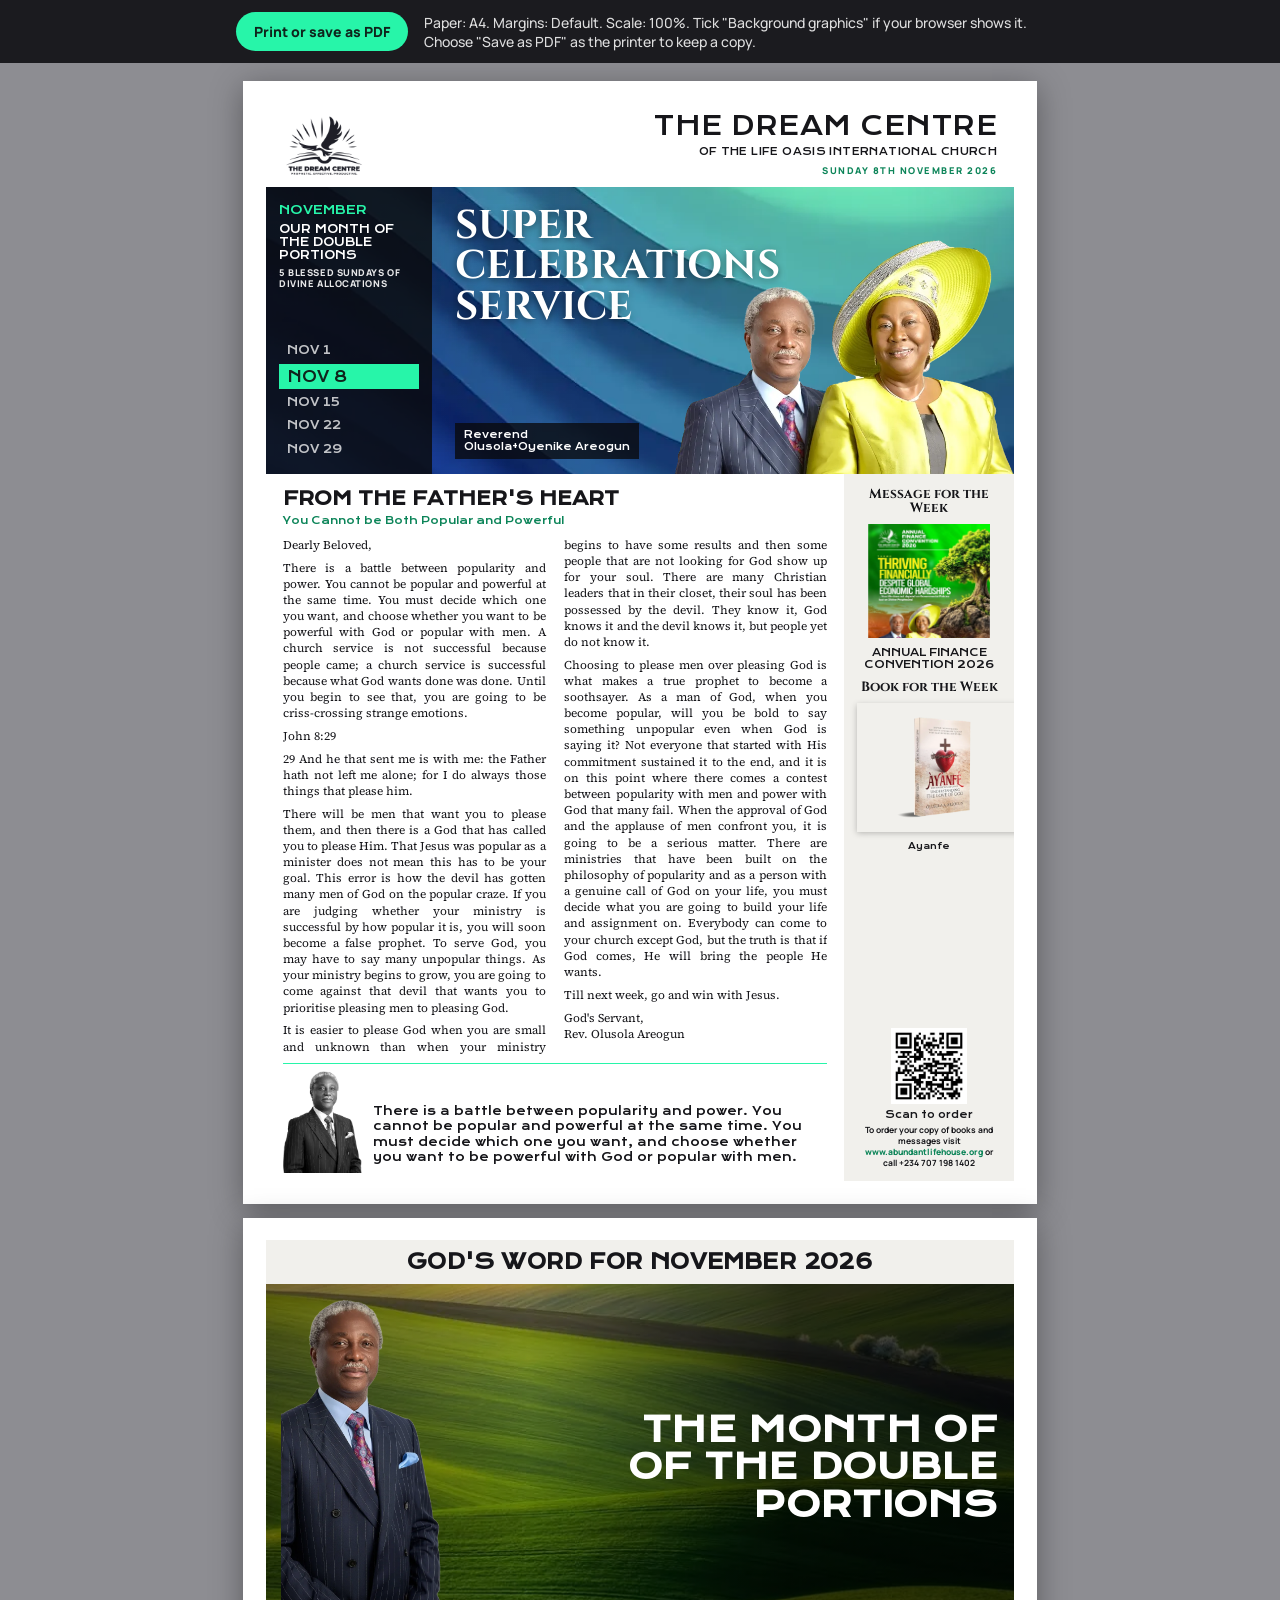
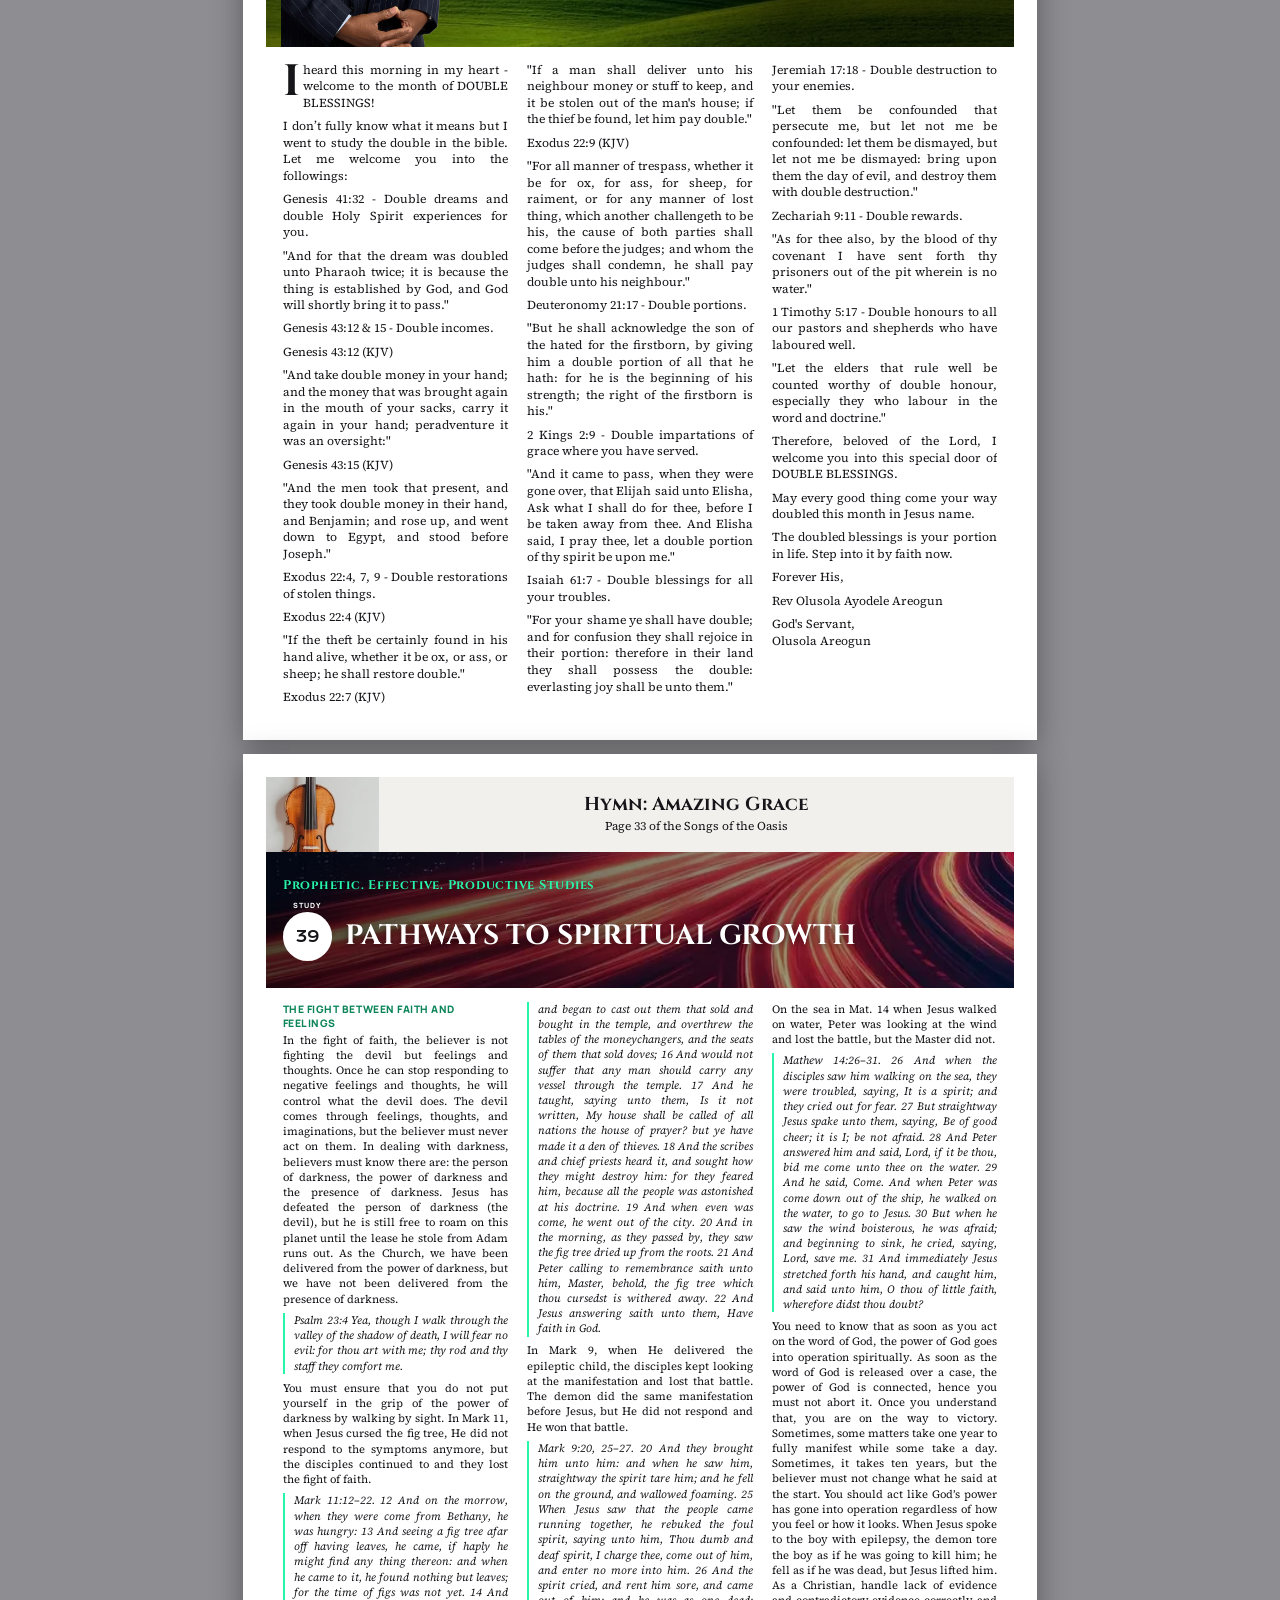
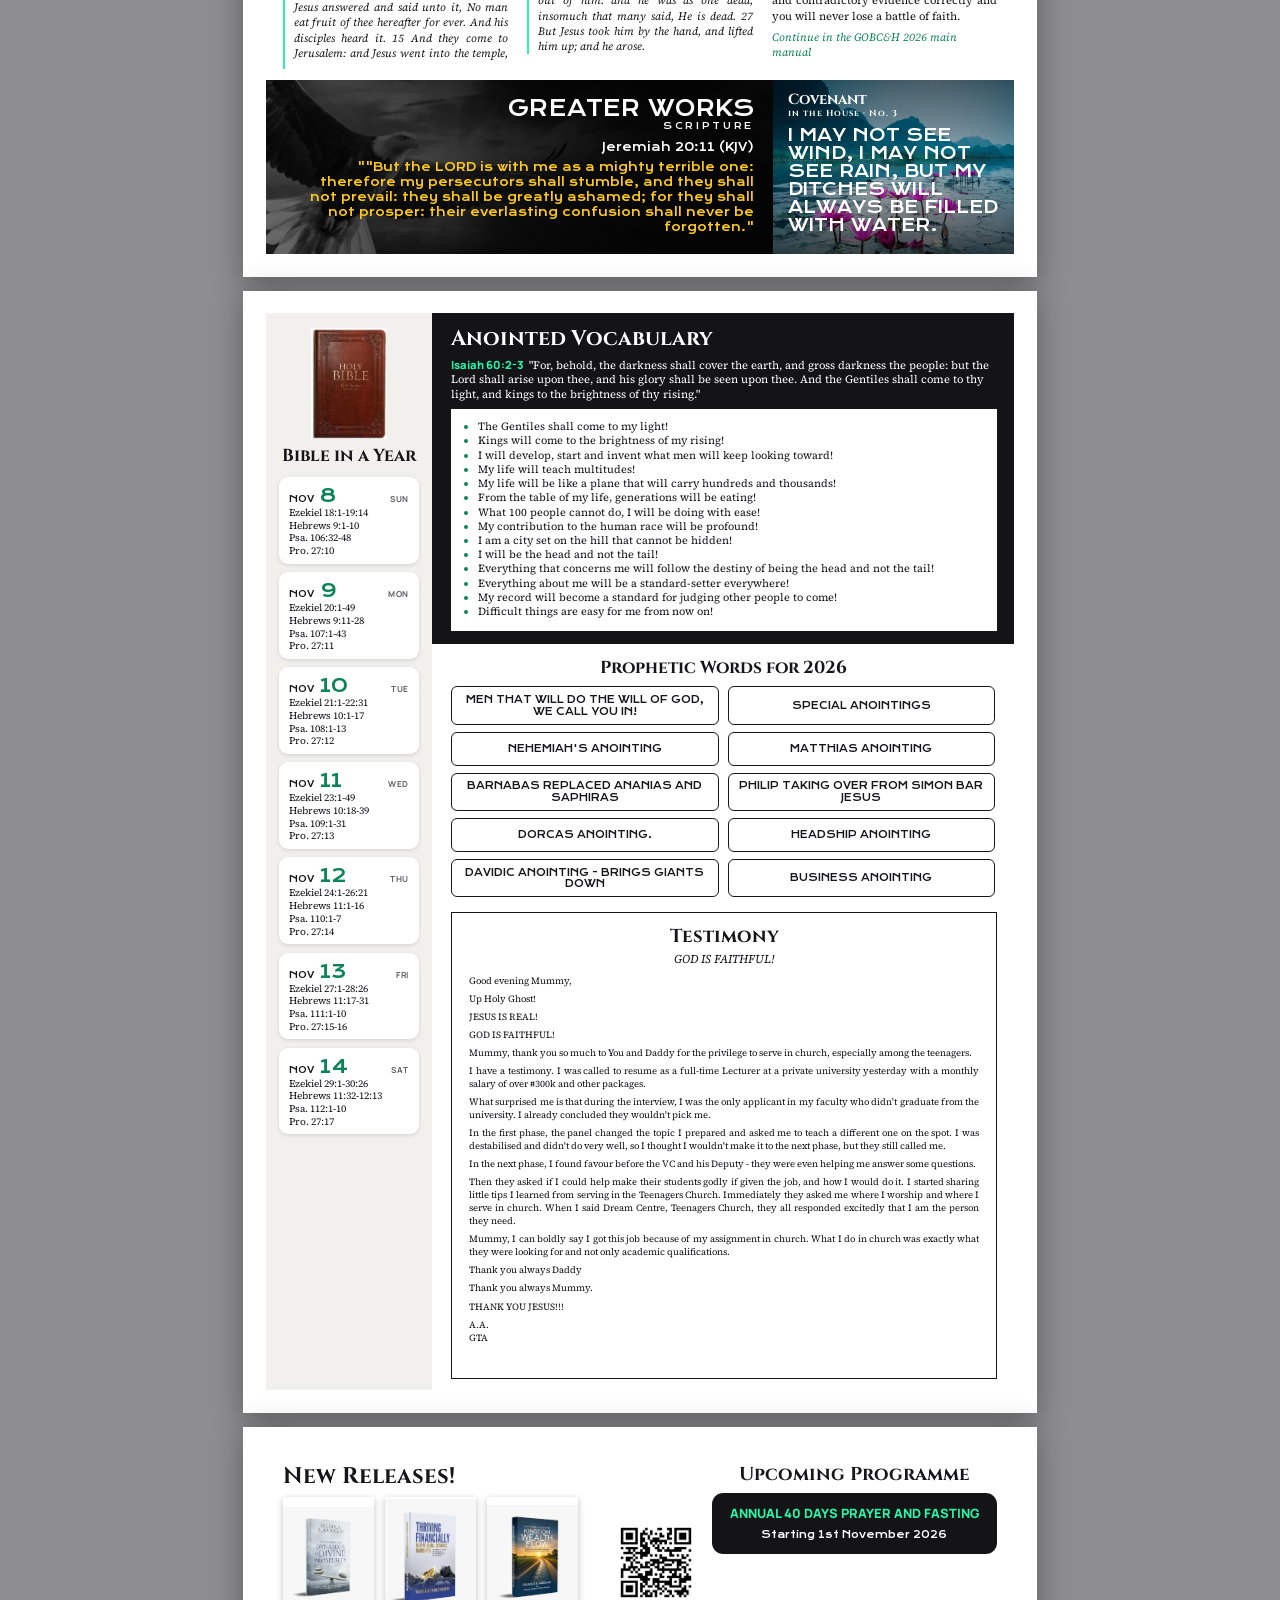
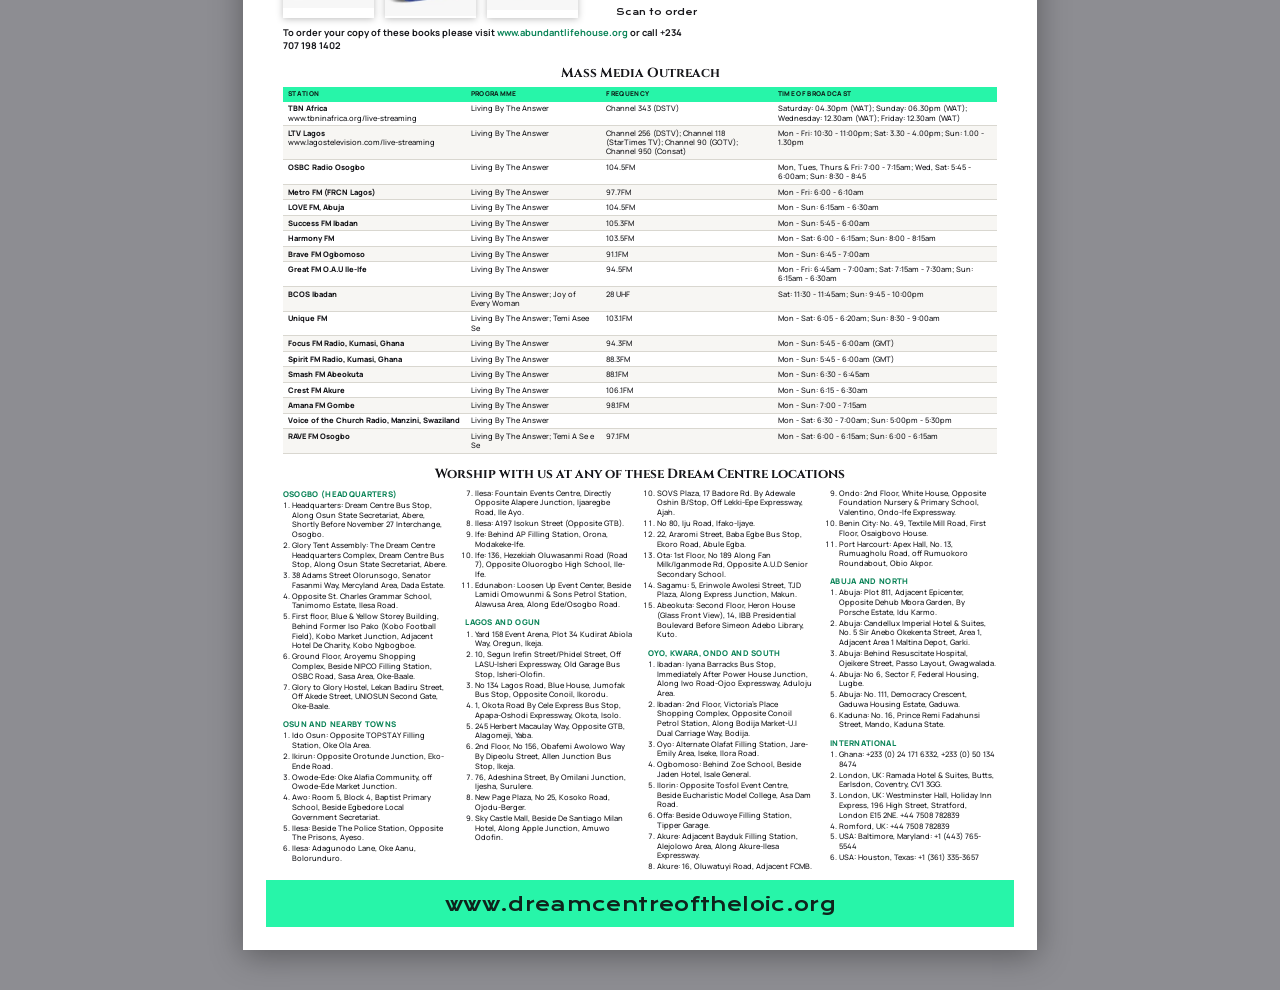
<file: print.html>
<!doctype html>
<html lang="en">
<head>
<meta charset="utf-8">
<meta name="viewport" content="width=device-width,initial-scale=1">
<title>PEP Magazine - Print edition</title>
<link rel="icon" href="assets/fixed/logo.webp">
<link rel="stylesheet" href="assets/fonts/print-fonts.css">
<style id="pageSize">@page{size:210mm 297mm;margin:0}</style>
<style>
/* PEP Magazine: dedicated 5-page A4 print edition.
   Print mode lives in data/site.json -> "print": {"mode": "home" | "shop"}.
   home = A4 with a white safety edge (home and office printers cannot print to the paper edge).
   shop = 216 x 303 mm page with 3 mm bleed on every side (no crop marks), trimmed to A4 by the print shop.
          Text keeps at least 6 mm from the bleed edge.
   Add ?mode=shop or ?mode=home to the address to override for one print. */
:root{
  --accent:#fec91b; --accent-ink:#7a5c00; --on-accent:#1a1406;
  --ink:#16161a; --muted:#5d5d64; --paper:#ffffff; --panel:#f1f0ec; --dark:#141417; --line:#d9d7d0;
  --display:"Krona One","Arial Black",sans-serif;
  --caps:"Cinzel","Trajan Pro",Georgia,serif;
  --read:"Source Serif 4",Georgia,"Times New Roman",serif;
  --ui:"Manrope","Segoe UI",Arial,sans-serif;
  /* page geometry (home printer defaults; shop mode overrides) */
  --pw:210mm; --ph:297mm;
  --edge:6mm;     /* white unprinted margin around the design */
  --pad:4.5mm;    /* text distance from the design edge */
  --xs:0mm;       /* extra safe distance in shop mode (3 mm bleed + 3 mm trim tolerance) */
}
.mode-shop{--pw:216mm;--ph:303mm;--edge:0mm;--xs:6mm;--pad:10.5mm}
*{box-sizing:border-box}
html,body{margin:0;background:#8d8d92}
body{font-family:var(--ui);color:var(--ink);-webkit-print-color-adjust:exact;print-color-adjust:exact}
h1,h2,h3,p,ul,ol,figure,blockquote{margin:0}
img{display:block}
.cover-img{position:absolute;inset:0;width:100%;height:100%;object-fit:cover}

/* ---------- screen toolbar ---------- */
.tools{position:sticky;top:0;z-index:5;display:flex;flex-wrap:wrap;gap:8px 16px;align-items:center;justify-content:center;
  padding:12px 16px;background:#1b1b1f;color:#fff;font-size:14px}
.tools button{font:inherit;font-weight:800;border:0;border-radius:999px;padding:10px 18px;background:var(--accent);color:var(--on-accent);cursor:pointer}
.tools span{opacity:.85;max-width:620px}
.status{color:#fff;text-align:center;padding:40px 16px;font-size:16px}
@media print{.tools{display:none}html,body{background:#fff}}

/* ---------- pages ---------- */
.pages{display:flex;flex-direction:column;align-items:center;gap:14px;padding:18px 0 40px}
.page{width:var(--pw);height:var(--ph);background:var(--paper);position:relative;overflow:hidden;flex:none;
  box-shadow:0 6px 30px rgba(0,0,0,.35);break-after:page;page-break-after:always}
.page:last-child{break-after:auto;page-break-after:auto}
@media print{.pages{display:block;padding:0}.page{box-shadow:none;margin:0}}
@media screen and (max-width:820px){.pages{zoom:.45}}
.frame{position:absolute;inset:var(--edge);display:flex;flex-direction:column;overflow:hidden}

/* shared type */
.disp{font-family:var(--display);text-transform:uppercase;letter-spacing:.01em;line-height:1.05}
.caps{font-family:var(--caps);font-weight:700;line-height:1.02}
.eyebrow{font-family:var(--ui);font-weight:800;text-transform:uppercase;letter-spacing:.14em;font-size:6.5pt}
.read{font-family:var(--read);font-size:8.4pt;line-height:1.36;color:var(--ink);text-align:justify;hyphens:auto;-webkit-hyphens:auto}
.read p{margin:0 0 .55em}
.read h3{font-family:var(--ui);font-weight:800;text-transform:uppercase;letter-spacing:.05em;font-size:.92em;margin:.75em 0 .3em;color:var(--accent-ink);break-after:avoid;text-align:left}
.read h3:first-child{margin-top:0}
.read ol,.read ul{margin:0 0 .55em;padding-left:1.3em}
.read li{margin-bottom:.15em}
.read .scripture{font-style:italic;margin:0 0 .6em;padding-left:.8em;border-left:.6mm solid var(--accent)}
.read .scripture cite{display:block;font-style:normal;font-family:var(--ui);font-weight:700;font-size:.82em;margin-top:.2em;color:var(--muted)}
.read .callout{break-inside:avoid;font-family:var(--ui);font-weight:800;text-transform:uppercase;font-size:.95em;letter-spacing:.02em;line-height:1.3;text-align:left}
.read .lead::first-letter{font-family:var(--caps);font-weight:700;float:left;font-size:3.6em;line-height:.82;padding:.06em .08em 0 0;color:var(--ink)}
.read .sig{white-space:pre-line;text-align:left;margin-top:.6em}
.cols2{column-count:2;column-gap:5mm;column-fill:auto}
.cols3{column-count:3;column-gap:5mm;column-fill:auto}
.fill{flex:1 1 auto;min-height:0;overflow:hidden}
.hl{break-inside:avoid;background:var(--accent);color:var(--on-accent);display:flex;flex-direction:column;justify-content:center;gap:2mm;padding:4mm 4.5mm;margin-top:1mm;overflow:hidden;text-align:left}
.hl small{font-family:var(--ui);font-weight:800;font-size:6.5pt;letter-spacing:.16em;text-transform:uppercase;opacity:.8}
.hl b{font-family:var(--display);font-weight:400;text-transform:uppercase;line-height:1.2;font-size:13pt}
.more-note{font-style:italic;font-weight:400;color:var(--accent-ink);text-align:left;break-inside:avoid}

/* ---------- page 1: cover ---------- */
.mast{display:flex;align-items:center;gap:4mm;padding:calc(2.5mm + var(--xs)) var(--pad) 2.5mm;flex:none}
.mast img{height:17mm;width:auto}
.mast .t{margin-left:auto;text-align:right}
.mast .t b{display:block;font-family:var(--display);font-weight:400;font-size:19pt;letter-spacing:.02em;line-height:1;text-transform:uppercase}
.mast .t span{display:block;font-family:var(--display);font-size:7.2pt;margin-top:1.4mm;letter-spacing:.04em;text-transform:uppercase}
.mast .t em{display:block;font-style:normal;font-family:var(--ui);font-weight:800;font-size:7pt;letter-spacing:.16em;text-transform:uppercase;color:var(--accent-ink);margin-top:1.6mm}
.hero{position:relative;height:76mm;flex:none;display:flex;overflow:hidden;background:var(--accent)}
.hero::after{content:"";position:absolute;inset:0;background:linear-gradient(90deg,rgba(0,0,0,.15),rgba(0,0,0,0) 45%)}
.honour{position:relative;z-index:2;width:calc(44mm + var(--xs));flex:none;background:rgba(10,10,12,.82);color:#fff;padding:4mm 3.5mm 4mm calc(3.5mm + var(--xs));display:flex;flex-direction:column;gap:1.4mm}
.honour .m{font-family:var(--display);color:var(--accent);font-size:9pt;text-transform:uppercase}
.honour .h{font-family:var(--display);font-size:8.4pt;line-height:1.15;text-transform:uppercase}
.honour .s{font-family:var(--ui);font-weight:800;font-size:7pt;text-transform:uppercase;letter-spacing:.06em;line-height:1.2;opacity:.9}
.honour ul{list-style:none;padding:0;margin-top:auto;display:flex;flex-direction:column;gap:.9mm}
.honour li{font-family:var(--display);font-size:8.5pt;padding:.8mm 2mm;color:rgba(255,255,255,.75)}
.honour li.on{background:var(--accent);color:var(--on-accent);font-size:11pt}
.svc{position:relative;z-index:2;flex:1;padding:5mm 5mm 0 6mm;display:flex;flex-direction:column}
.svc .caps{font-size:30pt;color:#fff;text-shadow:0 .6mm 2mm rgba(0,0,0,.45);max-width:88mm;text-transform:uppercase;letter-spacing:.01em}
.svc .date{font-family:var(--ui);font-weight:800;font-size:8pt;letter-spacing:.14em;text-transform:uppercase;color:#fff;margin-top:2.5mm;text-shadow:0 .3mm 1mm rgba(0,0,0,.5)}
.svc .pastors{position:absolute;right:0;bottom:0;height:62mm;width:auto;z-index:1}
.svc .names{position:absolute;left:6mm;bottom:4mm;z-index:2;font-family:var(--display);font-size:7.2pt;line-height:1.25;color:#fff;background:rgba(10,10,12,.78);padding:1.6mm 2.4mm}
.body1{flex:1;min-height:0;display:flex}
.heart{flex:1;min-width:0;display:flex;flex-direction:column;padding:3.5mm var(--pad) calc(2mm + var(--xs))}
.heart .k{font-family:var(--display);font-size:13.5pt;text-transform:uppercase}
.heart .ttl{font-family:var(--display);font-size:7.6pt;margin:1.2mm 0 2.5mm;color:var(--accent-ink);line-height:1.25}
.heart .read{font-size:8.2pt;orphans:1;widows:1}
#monthText{orphans:1;widows:1}
.quote{flex:none;display:flex;align-items:flex-end;gap:3mm;margin-top:2mm;border-top:.4mm solid var(--accent);padding-top:2mm}
.quote img{height:27mm;width:auto;flex:none}
.quote p{font-family:var(--display);font-size:8.6pt;line-height:1.35;padding-bottom:2mm}
.rail{width:calc(45mm + var(--xs));flex:none;background:var(--panel);padding:3.5mm calc(3.5mm + var(--xs)) calc(3mm + var(--xs)) 3.5mm;display:flex;flex-direction:column;gap:2.4mm;text-align:center;overflow:hidden}
.rail .lab{font-family:var(--caps);font-size:10pt;line-height:1.05}
.rail img.mw{width:100%;height:auto;max-height:30mm;object-fit:contain}
.rail img.bk{height:34mm;width:auto;margin:0 auto;box-shadow:0 .6mm 1.6mm rgba(0,0,0,.25)}
.rail .tt{font-family:var(--display);font-size:7.6pt;line-height:1.2}
.rail .tt.sm{font-size:6.4pt}
.rail img.bk.solo{height:62mm;margin-top:2mm}
.rail .tt.sm.solo{font-size:8pt}
.rail .order{margin-top:auto;display:flex;flex-direction:column;align-items:center;gap:1.2mm;font-size:6.4pt;font-weight:700;line-height:1.3}
.rail .order img{width:20mm;height:20mm}
.rail .order b{font-family:var(--display);font-weight:400;font-size:7pt}
.rail .order .u{color:var(--accent-ink);font-weight:800}

/* ---------- page 2: God's Word for the Month ---------- */
.band{flex:none;background:var(--panel);padding:calc(3mm + var(--xs)) var(--pad) 3mm;text-align:center}
.band .disp{font-size:15pt}
.month-hero{position:relative;height:96mm;flex:none;background:#000;overflow:hidden;color:#fff}
.month-hero .cover-img{opacity:.75}
.month-hero::after{content:"";position:absolute;inset:0;background:linear-gradient(90deg,rgba(0,0,0,.35),rgba(0,0,0,.05) 35%,rgba(0,0,0,.65) 70%)}
.month-hero .por{position:absolute;left:calc(4mm + var(--xs));bottom:0;height:92mm;width:auto;z-index:2}
.month-hero .t{position:absolute;right:var(--pad);top:7mm;bottom:6mm;width:108mm;z-index:2;display:flex;flex-direction:column;justify-content:center;align-items:flex-end;text-align:right}
.month-hero .t .disp{font-size:24pt;line-height:1.08}
.month-hero .t .sub{font-family:var(--ui);font-weight:800;font-size:8pt;letter-spacing:.12em;text-transform:uppercase;color:var(--accent);margin-top:3mm}
.body2{display:flex;flex-direction:column;padding:4mm var(--pad) calc(3mm + var(--xs))}

/* ---------- page 3: Hymn, PEP Studies, Greater Works, Covenant ---------- */
.hymn{flex:none;display:flex;align-items:stretch;height:calc(20mm + var(--xs));background:var(--panel)}
.hymn img{width:calc(30mm + var(--xs));height:100%;object-fit:cover;flex:none}
.hymn div{flex:1;display:flex;flex-direction:column;justify-content:center;padding:var(--xs) var(--pad) 0;text-align:center}
.hymn .caps{font-size:14pt}
.hymn p{font-family:var(--read);font-size:9pt;margin-top:1mm}
.study-hero{position:relative;height:36mm;flex:none;overflow:hidden;background:var(--dark);color:#fff}
.study-hero::after{content:"";position:absolute;inset:0;background:linear-gradient(90deg,rgba(0,0,0,.7),rgba(0,0,0,.25))}
.study-hero .in{position:absolute;inset:0;z-index:2;padding:3.5mm var(--pad);display:flex;flex-direction:column;justify-content:center}
.study-hero .caps.e{font-size:9.5pt;letter-spacing:.06em;color:var(--accent)}
.study-hero .row{display:flex;align-items:center;gap:3.5mm;margin-top:5mm}
.study-hero .no{width:13mm;height:13mm;border-radius:50%;background:#fff;color:var(--ink);display:grid;place-items:center;flex:none;font-family:var(--display);font-size:11pt;position:relative}
.study-hero .no::before{content:"STUDY";position:absolute;top:-3.2mm;font-family:var(--ui);font-weight:800;font-size:5.4pt;letter-spacing:.14em;color:#fff}
.study-hero .caps.t{font-size:21pt;text-transform:uppercase;text-shadow:0 .5mm 2mm rgba(0,0,0,.5)}
.body3{padding:3.5mm var(--pad) 3mm;display:flex;flex-direction:column}
.duo{flex:none;display:flex;gap:0;height:calc(46mm + var(--xs))}
.gw{position:relative;flex:2.1;overflow:hidden;background:var(--dark);color:#fff}
.gw::after{content:"";position:absolute;inset:0;background:linear-gradient(90deg,rgba(0,0,0,.2),rgba(0,0,0,.72) 45%)}
.gw .in{position:absolute;inset:0;z-index:2;padding:3.5mm 5mm calc(3.5mm + var(--xs)) calc(5mm + var(--xs));display:flex;flex-direction:column;align-items:flex-end;justify-content:center;text-align:right}
.gw .disp.k{font-size:16pt;line-height:.95}
.gw .disp.k small{display:block;font-size:6.6pt;letter-spacing:.3em;margin-top:.8mm}
.gw .ref{font-family:var(--display);font-size:8.4pt;margin-top:2.5mm}
.gw .q{font-family:var(--display);font-size:8.6pt;line-height:1.3;color:#fec91b;margin-top:1.6mm;max-width:118mm;text-align:right}
.cov{position:relative;flex:1;overflow:hidden;background:var(--dark);color:#fff}
.cov::after{content:"";position:absolute;inset:0;background:linear-gradient(180deg,rgba(0,0,0,.55),rgba(0,0,0,.2) 50%,rgba(0,0,0,.65))}
.cov .in{position:absolute;inset:0;z-index:2;padding:3.5mm calc(4mm + var(--xs)) calc(3.5mm + var(--xs)) 4mm;display:flex;flex-direction:column}
.cov .k{font-family:var(--caps);font-size:11pt;line-height:1}
.cov .k small{display:block;font-size:6.5pt;letter-spacing:.12em;margin-top:.6mm}
.cov .in{overflow:hidden}
.cov .big{font-family:var(--display);font-size:13pt;line-height:1.08;margin:auto 0;text-transform:uppercase;overflow-wrap:break-word}
.cov .line{font-family:var(--read);font-style:italic;font-size:7.6pt;text-align:right}

/* ---------- page 4: Bible in a Year, Vocabulary, Prophetic Words, Testimony ---------- */
.body4{flex:1;min-height:0;display:flex}
.biy{width:calc(44mm + var(--xs));flex:none;background:var(--panel);padding:calc(4mm + var(--xs)) 3.5mm calc(4mm + var(--xs)) calc(3.5mm + var(--xs));display:flex;flex-direction:column;gap:2.2mm;overflow:hidden}
.biy img{width:20mm;height:auto;margin:0 auto}
.biy .caps{font-size:13pt;text-align:center;margin-bottom:1mm}
.day{background:#fff;border-radius:2.4mm;padding:1.6mm 2.6mm;box-shadow:0 .3mm 1.2mm rgba(0,0,0,.12)}
.day .d{display:flex;align-items:baseline;gap:1.6mm;font-family:var(--display)}
.day .d small{font-size:6.6pt}
.day .d b{font-weight:400;font-size:14pt;color:var(--accent-ink)}
.day .d i{font-style:normal;font-family:var(--ui);font-weight:700;font-size:6.2pt;color:var(--muted);margin-left:auto;text-transform:uppercase;letter-spacing:.08em}
.day p{font-family:var(--read);font-size:7.6pt;line-height:1.25}
.right4{flex:1;min-width:0;display:flex;flex-direction:column}
.vocab{flex:none;background:var(--dark);color:#fff;padding:calc(4mm + var(--xs)) var(--pad) 3.5mm 5mm;display:flex;flex-direction:column;gap:2mm;max-height:112mm}
.vocab .caps{font-size:16pt;color:#fff}
.vocab .v{font-family:var(--read);font-size:8.4pt;line-height:1.3}
.vocab .v b{color:var(--accent);font-family:var(--ui);font-weight:800;margin-right:1.4mm}
.vocab .list{background:#fff;color:var(--ink);padding:3mm 4mm;overflow:hidden;flex:1;min-height:0}
.vocab ul{margin:0;padding-left:1.1em;font-family:var(--read);font-size:8.2pt;line-height:1.3}
.vocab li::marker{color:var(--accent-ink)}
.pw{flex:none;padding:4mm 5mm 1mm;text-align:center}
.pw .caps{font-size:13pt}
.pw .grid{display:grid;grid-template-columns:1fr 1fr;gap:1.8mm 2.4mm;margin-top:2.6mm}
.pw .grid div{border:.35mm solid var(--ink);border-radius:1.6mm;padding:1.8mm 2mm;font-family:var(--display);font-size:7.2pt;line-height:1.2;display:grid;place-items:center;min-height:9mm;text-transform:uppercase}
.testi{flex:1;min-height:0;display:flex;flex-direction:column;margin:3mm var(--pad) calc(3mm + var(--xs)) 5mm;border:.35mm solid var(--ink);padding:3.5mm 4.5mm 3mm}
.testi .caps{font-size:14pt;text-align:center;flex:none}
.testi .op{font-family:var(--read);font-style:italic;font-weight:400;text-align:center;font-size:9pt;margin:1.4mm 0 2mm;flex:none}
.testi .read{font-size:8.6pt}

/* ---------- page 5: releases, programmes, media, locations ---------- */
.top5{flex:none;display:flex;gap:4mm;padding:calc(4mm + var(--xs)) var(--pad) 3mm}
.rel{flex:1.45;min-width:0;display:flex;flex-direction:column;gap:2.4mm}
.rel .caps{font-size:17pt}
.rel .row{display:flex;align-items:flex-end;gap:3mm}
.rel .row img.b{height:32mm;width:auto;box-shadow:0 .6mm 1.8mm rgba(0,0,0,.25);flex:none;max-width:24mm;object-fit:contain}
.rel .qr{display:flex;flex-direction:column;align-items:center;gap:1mm;margin-left:auto;font-family:var(--display);font-size:6.4pt}
.rel .qr img{width:21mm;height:21mm}
.rel .ord{font-size:7pt;font-weight:700;line-height:1.35}
.rel .ord b{color:var(--accent-ink)}
.prog{flex:1;min-width:0;display:flex;flex-direction:column;gap:2.4mm;text-align:center}
.prog .caps{font-size:14pt}
.prog .card{background:var(--dark);color:#fff;border-radius:3mm;padding:3.5mm 3mm}
.prog .card b{display:block;font-family:var(--ui);font-weight:800;font-size:9.6pt;line-height:1.2;color:var(--accent);text-transform:uppercase}
.prog .card span{display:block;font-family:var(--display);font-size:7.2pt;margin-top:1.6mm}
.info{padding:0 var(--pad) 2.5mm;font-size:6.2pt}
.info h2{font-family:var(--caps);font-size:1.75em;text-align:center;margin:0 0 1.4mm}
table.media{width:100%;border-collapse:collapse;font-size:1em;line-height:1.22;margin-bottom:3mm}
table.media th{background:var(--accent);color:var(--on-accent);text-align:left;font-weight:800;text-transform:uppercase;letter-spacing:.05em;font-size:.88em;padding:.9mm 1.4mm}
table.media td{padding:.7mm 1.4mm;border-bottom:.2mm solid var(--line);vertical-align:top}
table.media td:first-child{font-weight:800;white-space:nowrap}
table.media tr:nth-child(even) td{background:#f7f6f3}
.locs{column-count:4;column-gap:4mm;line-height:1.28}
.locs h3{font-family:var(--ui);font-weight:800;font-size:1.04em;text-transform:uppercase;letter-spacing:.04em;margin:0 0 .6mm;color:var(--accent-ink);break-after:avoid}
.locs ol{margin:0 0 2mm;padding-left:1.25em}
.locs li{break-inside:avoid;margin-bottom:.35mm}
.web{flex:none;background:var(--accent);color:var(--on-accent);text-align:center;padding:3mm 3mm calc(3mm + var(--xs));font-family:var(--display);font-size:14pt;letter-spacing:.02em}
</style>
</head>
<body>
<div class="tools" id="tools"><button type="button" id="printBtn">Print or save as PDF</button>
<span>Paper: A4. Margins: Default. Scale: 100%. Tick "Background graphics" if your browser shows it. Choose "Save as PDF" as the printer to keep a copy.</span></div>
<div class="pages" id="pages"><p class="status">Preparing the print edition...</p></div>

<script>
(function(){
'use strict';
const qs=new URLSearchParams(location.search);
const esc=s=>String(s??'').replace(/[&<>"]/g,c=>({'&':'&amp;','<':'&lt;','>':'&gt;','"':'&quot;'}[c]));
const src=p=>(window.PEP_ASSETS&&window.PEP_ASSETS[p])||p||'';
const MONTHS=['January','February','March','April','May','June','July','August','September','October','November','December'];
const MON=MONTHS.map(m=>m.slice(0,3).toUpperCase());
const DAYS=['Sun','Mon','Tue','Wed','Thu','Fri','Sat'];
const D=s=>{const [y,m,d]=s.split('-').map(Number);return new Date(y,m-1,d)};
const ord=n=>n+(['th','st','nd','rd'][(n%100-20)%10]||['th','st','nd','rd'][n%100]||'th');
const longDate=s=>{const d=D(s);return `Sunday ${ord(d.getDate())} ${MONTHS[d.getMonth()]} ${d.getFullYear()}`};
let S,I,M,P;

/* accent: same maths as the website so print and web match */
function hexToHsl(h){h=h.replace('#','');const r=parseInt(h.slice(0,2),16)/255,g=parseInt(h.slice(2,4),16)/255,b=parseInt(h.slice(4,6),16)/255;
  const mx=Math.max(r,g,b),mn=Math.min(r,g,b);let H=0,S=0,L=(mx+mn)/2;if(mx!==mn){const d=mx-mn;S=L>.5?d/(2-mx-mn):d/(mx+mn);
  H=mx===r?(g-b)/d+(g<b?6:0):mx===g?(b-r)/d+2:(r-g)/d+4;H*=60}return [H,S*100,L*100]}
const hsl=(h,s,l)=>`hsl(${h.toFixed(0)} ${s.toFixed(0)}% ${l.toFixed(0)}%)`;
function lum(h){h=h.replace('#','');return [0,2,4].map(i=>{let c=parseInt(h.slice(i,i+2),16)/255;return c<=.03928?c/12.92:Math.pow((c+.055)/1.055,2.4)}).reduce((a,c,i)=>a+c*[.2126,.7152,.0722][i],0)}
function applyAccent(hex){const [h,s]=hexToHsl(hex);const r=document.documentElement.style;
  r.setProperty('--accent',hex);r.setProperty('--accent-ink',hsl(h,Math.min(s,85),28));
  r.setProperty('--on-accent',lum(hex)>.4?hsl(h,40,10):'#ffffff')}

function blocks(list){return (list||[]).map(b=>{
  if(b.lead)return `<p class="lead">${esc(b.lead)}</p>`;
  if(b.p)return `<p>${esc(b.p)}</p>`;
  if(b.h)return `<h3>${esc(b.h)}</h3>`;
  if(b.list)return `<ol>${b.list.map(x=>`<li>${esc(x)}</li>`).join('')}</ol>`;
  if(b.scripture)return `<blockquote class="scripture">${esc(b.scripture)}<cite>${esc(b.ref)}</cite></blockquote>`;
  if(b.callout)return `<p class="callout">${esc(b.callout)}</p>`;
  return ''}).join('')}
const page=(inner,cls)=>`<section class="page ${cls||''}"><div class="frame">${inner}</div></section>`;

/* ---------- page builders ---------- */
function p1(){
  const h=M&&M.honour,svc=I.service||{},fh=I.fathersHeart||{},mw=I.messageForWeek,bk=I.bookForWeek,o=S.orders||{};
  const near=d=>Math.abs(D(d)-D(I.date))<=86400000*1.5;
  return page(`
  <header class="mast"><img src="${src(S.logo)}" alt="">
    <div class="t"><b>${esc(S.church)}</b><span>${esc(S.churchFull)}</span><em>${esc(longDate(I.date))}</em></div></header>
  <section class="hero">${svc.background?`<img class="cover-img" id="coverImg" src="${src(svc.background)}" alt="">`:''}
    ${h?`<div class="honour"><span class="m">${esc(MONTHS[D(I.date).getMonth()])}</span><span class="h">${esc(h.title)}</span>
      ${h.series?`<span class="s">${esc(h.series)}</span>`:''}
      <ul>${(h.sundays||[]).map(d=>{const x=D(d);return `<li class="${near(d)?'on':''}">${MON[x.getMonth()]} ${x.getDate()}</li>`}).join('')}</ul></div>`:''}
    <div class="svc"><h1 class="caps fitline">${esc(svc.title||'Sunday Service')}</h1>
      <img class="pastors" src="${src(S.pastorsImage)}" alt="">
      <span class="names">${esc(S.pastors||'').replace(/^Reverend\s*/i,'Reverend<br>').replace(/\s*\+\s*/,'+')}</span></div>
  </section>
  <div class="body1">
    <section class="heart"><h2 class="k">From the Father's Heart</h2>${fh.title?`<p class="ttl">${esc(fh.title)}</p>`:''}
      <div class="read cols2 fill" data-fit="6.6,14">${fh.salutation?`<p>${esc(fh.salutation)}</p>`:''}${(fh.paragraphs||[]).map(p=>`<p>${esc(p)}</p>`).join('')}
        ${fh.closing?`<p>${esc(fh.closing)}</p>`:''}${fh.signature?`<p class="sig">${esc(fh.signature)}</p>`:''}</div>
      ${fh.quote?`<div class="quote">${S.quotePortrait?`<img src="${src(S.quotePortrait)}" alt="">`:''}<p class="fitq">${esc(fh.quote)}</p></div>`:''}
    </section>
    <aside class="rail">
      ${mw?`<span class="lab">Message for the Week</span>${mw.image?`<img class="mw" src="${src(mw.image)}" alt="">`:''}<span class="tt">${esc(mw.title)}</span>`:''}
      ${bk?`<span class="lab">Book for the Week</span>${bk.image?`<img class="bk${mw?'':' solo'}" src="${src(bk.image)}" alt="">`:''}<span class="tt sm${mw?'':' solo'}">${esc(bk.title)}</span>`:''}
      <div class="order">${o.qr?`<img src="${src(o.qr)}" alt=""><b>Scan to order</b>`:''}<span>To order your copy of books and messages visit <span class="u">${esc(o.site)}</span> or call ${esc(o.phone)}</span></div>
    </aside>
  </div>`,'p1');
}
function p2(){
  const w=M&&M.word;if(!w)return '';
  const d=D(I.date),words=String(w.title||'').trim();
  return page(`
  <header class="band"><h1 class="disp">God's Word for ${esc(MONTHS[d.getMonth()])} ${d.getFullYear()}</h1></header>
  <section class="month-hero">${w.image?`<img class="cover-img" src="${src(w.image)}" alt="">`:''}
    ${w.portrait||S.monthPortrait?`<img class="por" src="${src(w.portrait||S.monthPortrait)}" alt="">`:''}
    <div class="t"><h2 class="disp fitbox">${esc(words)}</h2>${w.subtitle?`<p class="sub">${esc(w.subtitle)}</p>`:''}</div></section>
  <section class="body2 fill"><div class="read cols3 fill" data-fit="6.8,9.5" data-cut="month" id="monthText">${blocks(w.blocks)}${w.signature?`<p class="sig">${esc(w.signature)}</p>`:''}</div></section>`,'p2');
}
function p3(){
  const h=I.hymn,s=I.study,g=I.greaterWorks,c=I.covenant;
  return page(`
  ${h&&h.title?`<section class="hymn">${S.hymnImage?`<img src="${src(S.hymnImage)}" alt="">`:''}<div><h2 class="caps">Hymn: ${esc(h.title)}</h2>${h.reference?`<p>${esc(h.reference)}</p>`:''}</div></section>`:''}
  ${s?`<section class="study-hero">${s.image?`<img class="cover-img" src="${src(s.image)}" alt="">`:''}<div class="in">
      <span class="caps e">Prophetic. Effective. Productive Studies</span>
      <div class="row">${s.number?`<span class="no">${esc(s.number)}</span>`:''}<h1 class="caps t fitline">${esc(s.title)}</h1></div></div></section>
    <section class="body3 fill"><div class="read cols3 fill" id="study"></div></section>`:'<div class="fill"></div>'}
  ${g||c?`<div class="duo">
    ${g?`<section class="gw">${g.image?`<img class="cover-img" src="${src(g.image)}" alt="">`:''}<div class="in">
      <span class="disp k">Greater Works<small>Scripture</small></span><span class="ref">${esc(g.reference)}</span><p class="q fitq2">"${esc(g.text)}"</p></div></section>`:''}
    ${c?`<section class="cov">${c.image?`<img class="cover-img" src="${src(c.image)}" alt="">`:''}<div class="in">
      <span class="k">Covenant<small>in the House${c.number?' &middot; No. '+esc(c.number):''}</small></span>
      <span class="big fitc">${esc(c.title)}</span>${c.line?`<span class="line">"${esc(c.line)}"</span>`:''}</div></section>`:''}
  </div>`:''}`,'p3');
}
function p4(){
  const v=I.vocabulary,pw=I.propheticWords||[],t=I.testimony,b=I.bibleInYear||[];
  return page(`<div class="body4">
  ${b.length?`<aside class="biy">${S.bibleImage?`<img src="${src(S.bibleImage)}" alt="">`:''}<h2 class="caps">Bible in a Year</h2>
    ${b.map(d=>{const x=D(d.date);return `<div class="day"><div class="d"><small>${MON[x.getMonth()]}</small><b>${x.getDate()}</b><i>${DAYS[x.getDay()]}</i></div><p>${(d.readings||[]).map(esc).join('<br>')}</p></div>`}).join('')}</aside>`:''}
  <div class="right4">
    ${v&&v.items&&v.items.length?`<section class="vocab"><h2 class="caps">Anointed Vocabulary</h2>
      ${v.verse?`<p class="v"><b>${esc(v.reference)}</b>"${esc(v.verse)}"</p>`:''}
      <div class="list" data-fit="6.6,9"><ul>${v.items.map(x=>`<li>${esc(x)}</li>`).join('')}</ul></div></section>`:''}
    ${pw.length?`<section class="pw"><h2 class="caps">Prophetic Words for ${D(I.date).getFullYear()}</h2>
      <div class="grid">${pw.map(w=>`<div>${esc(w)}</div>`).join('')}</div></section>`:''}
    ${t?`<section class="testi"><h2 class="caps">Testimony</h2>${t.opening?`<p class="op">${esc(t.opening)}</p>`:''}
      <div class="read fill" data-fit="6.8,10.6" data-cut="testimony">${(t.paragraphs||[]).map(p=>`<p>${esc(p)}</p>`).join('')}
        <p class="sig">${esc([t.author,t.zone].filter(Boolean).join('\n'))}</p></div></section>`:'<div class="fill"></div>'}
  </div></div>`,'p4');
}
function p5(){
  const rel=S.newReleases||[],pr=I.programmes||[],o=S.orders||{},media=S.media||[],locs=S.locations||[];
  return page(`
  <div class="top5">
    ${rel.length?`<section class="rel"><h2 class="caps">New Releases!</h2>
      <div class="row">${rel.slice(0,4).map(b=>`<img class="b" src="${src(b.image)}" alt="">`).join('')}
        ${o.qr?`<div class="qr"><img src="${src(o.qr)}" alt="">Scan to order</div>`:''}</div>
      <p class="ord">To order your copy of these books please visit <b>${esc(o.site)}</b> or call ${esc(o.phone)}</p></section>`:''}
    ${pr.length?`<section class="prog"><h2 class="caps">Upcoming Programme${pr.length>1?'s':''}</h2>
      ${pr.slice(0,3).map(p=>`<div class="card"><b>${esc(p.title)}</b>${p.dates?`<span>${esc(p.dates)}</span>`:''}</div>`).join('')}</section>`:''}
  </div>
  <section class="info fill" data-fit="4.6,7.4">
    ${media.length?`<h2>Mass Media Outreach</h2><table class="media"><thead><tr><th style="width:24%">Station</th><th style="width:19%">Programme</th><th style="width:24%">Frequency</th><th>Time of broadcast</th></tr></thead><tbody>
      ${media.map(m=>`<tr><td>${esc(m.station)}${m.link?`<br><span style="font-weight:500">${esc(m.link)}</span>`:''}</td><td>${esc(m.programme)}</td><td>${esc(m.frequency)}</td><td>${esc(m.times)}</td></tr>`).join('')}</tbody></table>`:''}
    ${locs.length?`<h2>Worship with us at any of these Dream Centre locations</h2><div class="locs">${locs.map(r=>`<h3>${esc(r.region)}</h3><ol>${r.places.map(p=>`<li>${esc(p)}</li>`).join('')}</ol>`).join('')}</div>`:''}
  </section>
  ${S.website?`<footer class="web">${esc(S.website.label)}</footer>`:''}`,'p5');
}

/* ---------- fitting ---------- */
const over=el=>el.scrollHeight>el.clientHeight+1||el.scrollWidth>el.clientWidth+1;
/* largest font size (pt) between lo and hi at which the box does not overflow */
function fit(el,lo,hi){
  el.style.fontSize=hi+'pt';if(!over(el))return true;
  let a=lo,b=hi;for(let i=0;i<12;i++){const m=(a+b)/2;el.style.fontSize=m+'pt';if(over(el))b=m;else a=m}
  el.style.fontSize=a+'pt';return !over(el);
}
/* single headline: shrink until it fits its parent (max lines) */
function fitHead(el,hi,lo,maxH){el.style.fontSize=hi+'pt';
  for(let f=hi;f>=lo;f-=.5){el.style.fontSize=f+'pt';if(el.scrollWidth<=el.clientWidth+1&&el.getBoundingClientRect().height<=maxH)return}}
const mm=v=>v*96/25.4;
const words=s=>s.split(/\s+/).filter(Boolean);
const cutText=(s,n)=>words(s).slice(0,n).join(' ').replace(/[,;:\-]+$/,'')+'...';

/* Fill a fixed box with blocks in order. If they do not all fit, stop at the last
   whole sentence or word that fits and add the note. Used for PEP Studies (fixed size, no shrinking). */
function fillCut(el,list,note,tail){
  const html=(n,part)=>blocks(list.slice(0,n))+(part||'')+(n<list.length||part?`<p class="more-note">${esc(note)}</p>`:'')+(tail||'');
  el.innerHTML=html(list.length);if(!over(el))return false;
  let n=list.length;
  while(n>0){el.innerHTML=html(n-1,'');if(!over(el))break;n--}
  n=Math.max(0,n-1);                                  /* blocks[0..n) fit whole */
  const b=list[n];let best='';
  const tryPart=h=>{el.innerHTML=html(n,h);return !over(el)};
  if(b&&(b.p||b.lead||b.callout||b.scripture)){
    const key=b.p?'p':b.lead?'lead':b.callout?'callout':'scripture',w=words(b[key]);
    let lo=0,hi=w.length;while(lo<hi){const m=Math.ceil((lo+hi)/2);const part=blocks([Object.assign({},b,{[key]:cutText(b[key],m)})]);if(tryPart(part))lo=m;else hi=m-1}
    if(lo>=6)best=blocks([Object.assign({},b,{[key]:cutText(b[key],lo)})]);
  }else if(b&&b.list){
    let k=b.list.length;while(k>0&&!tryPart(blocks([{list:b.list.slice(0,k)}])))k--;
    if(k>0)best=blocks([{list:b.list.slice(0,k)}]);
  }
  /* never end on a heading */
  while(!best&&n>0&&list[n-1].h)n--;
  el.innerHTML=html(n,best);
  if(over(el)){el.innerHTML=html(Math.max(0,n-1),'')}
  return true;
}
/* shrink-to-fit with a safety cut at the minimum size */
function fitOrCut(el){
  const [lo,hi]=el.dataset.fit.split(',').map(Number);
  if(fit(el,lo,hi))return;
  const kind=el.dataset.cut;if(!kind)return;
  const list=kind==='month'?(M.word.blocks||[]).slice():(I.testimony.paragraphs||[]).map(p=>({p}));
  el.style.fontSize=lo+'pt';
  fillCut(el,list,P.fullTextNote||'Read it in full at dreamcentre-pep.github.io');
}

function layout(){
  document.querySelectorAll('.p1 .svc .fitline').forEach(el=>fitHead(el,30,16,mm(40)));
  document.querySelectorAll('.p3 .fitline').forEach(el=>fitHead(el,21,12,mm(20)));
  document.querySelectorAll('.p2 .fitbox').forEach(el=>fitHead(el,26,13,mm(70)));
  document.querySelectorAll('.fitq').forEach(el=>fitHead(el,8.6,6.6,mm(26)));
  document.querySelectorAll('.fitq2').forEach(el=>fitHead(el,8.6,6.2,mm(22)));
  /* covenant: shrink the words until the whole box content fits inside the box */
  document.querySelectorAll('.fitc').forEach(el=>{const box=el.parentElement;
    for(let f=13;f>=5.5;f-=.25){el.style.fontSize=f+'pt';if(box.scrollHeight<=box.clientHeight+1&&box.scrollWidth<=box.clientWidth+1)break}});
  const st=document.getElementById('study');
  if(st&&I.study){
    const note=(P.studyNote||'Continue in the GOBC&H 2026 main manual').replace('{year}',D(I.date).getFullYear());
    fillCut(st,I.study.blocks||[],note);
  }
  document.querySelectorAll('[data-fit]').forEach(fitOrCut);
  /* stretch line spacing slightly so Father's Heart reaches the bottom of its second column */
  document.querySelectorAll('.heart .read').forEach(el=>stretch(el,1.36,1.62));
  const mt=document.getElementById('monthText');if(mt)monthHighlight(mt);
}
function stretch(el,lo,hi){if(over(el))return;let a=lo,b=hi;el.style.lineHeight=hi;if(!over(el))return;
  for(let i=0;i<10;i++){const m=(a+b)/2;el.style.lineHeight=m;if(over(el))b=m;else a=m}el.style.lineHeight=a}
/* God's Word: fill whatever is left at the end of the last column with a highlighted line */
function monthHighlight(el){
  const w=M.word,pick=(w.blocks||[]).find(b=>b.callout);
  const text=pick?pick.callout:(w.subtitle||w.title);if(!text)return;
  const mark=document.createElement('div');mark.style.height='0';el.appendChild(mark);
  const room=el.getBoundingClientRect().bottom-mark.getBoundingClientRect().bottom;mark.remove();
  if(room<mm(14))return;
  const hl=document.createElement('div');hl.className='hl';
  hl.innerHTML=`<small>God's Word for ${esc(MONTHS[D(I.date).getMonth()])}</small><b>${esc(text)}</b>`;
  el.appendChild(hl);
  let h=room-mm(1.5);hl.style.height=h+'px';
  while(over(el)&&h>mm(12)){h-=2;hl.style.height=h+'px'}
  if(over(el)){hl.remove();return}
  const b=hl.querySelector('b');
  for(let f=20;f>=7;f-=.5){b.style.fontSize=f+'pt';if(hl.scrollHeight<=hl.clientHeight+1&&b.scrollWidth<=b.clientWidth+1)break}
}
/* weekly accent picked from the cover image when none is given (same method as the website) */
function accentFromImage(img){
  try{if(!img||!img.naturalWidth)return null;
    const c=document.createElement('canvas'),w=60,h=Math.max(1,Math.round(60*img.naturalHeight/img.naturalWidth));c.width=w;c.height=h;
    const x=c.getContext('2d');x.drawImage(img,0,0,w,h);const d=x.getImageData(0,0,w,h).data,bins={};
    for(let i=0;i<d.length;i+=4){const r=d[i],g=d[i+1],b=d[i+2],mx=Math.max(r,g,b),mn=Math.min(r,g,b);if(mx<90||mx-mn<60)continue;
      const [hh]=hexToHsl('#'+[r,g,b].map(v=>v.toString(16).padStart(2,'0')).join(''));const k=Math.round(hh/15);(bins[k]=bins[k]||[]).push([r,g,b])}
    const best=Object.values(bins).sort((a,b)=>b.length-a.length)[0];if(!best||best.length<20)return null;
    const avg=[0,1,2].map(j=>Math.round(best.reduce((s,p)=>s+p[j],0)/best.length));
    let [hh,ss,ll]=hexToHsl('#'+avg.map(v=>v.toString(16).padStart(2,'0')).join(''));ll=Math.min(Math.max(ll,45),62);ss=Math.max(ss,55);
    return hslHex(hh,ss,ll);
  }catch(e){return null}
}
function hslHex(h,s,l){s/=100;l/=100;const k=n=>(n+h/30)%12,a=s*Math.min(l,1-l),f=n=>l-a*Math.max(-1,Math.min(k(n)-3,Math.min(9-k(n),1)));
  return '#'+[f(0),f(8),f(4)].map(v=>Math.round(v*255).toString(16).padStart(2,'0')).join('')}

function build(data){
  S=data.site;I=data.issue;M=data.month||null;P=Object.assign({mode:'home'},S.print||{});
  const mode=(qs.get('mode')||P.mode)==='shop'?'shop':'home';
  document.body.classList.toggle('mode-shop',mode==='shop');
  document.getElementById('pageSize').textContent=mode==='shop'?'@page{size:216mm 303mm;margin:0}':'@page{size:210mm 297mm;margin:0}';
  applyAccent(I.accent||'#fec91b');
  document.title=`PEP Magazine ${longDate(I.date)} - Print`;
  const host=document.getElementById('pages');
  host.innerHTML=p1()+p2()+p3()+p4()+p5();
  const imgs=[...document.images];
  Promise.all([document.fonts.ready,...imgs.map(im=>im.complete?1:new Promise(r=>{im.onload=im.onerror=r}))])
  .then(()=>new Promise(r=>setTimeout(r,150)))
  .then(()=>{if(!I.accent){const a=accentFromImage(document.getElementById('coverImg'));if(a)applyAccent(a)}
    layout();window.PEP_PRINT_READY=true;document.body.dataset.ready='1';
    if(qs.get('auto')==='1')setTimeout(()=>window.print(),500)});
}

document.getElementById('printBtn').addEventListener('click',()=>window.print());
const fail=m=>{document.getElementById('pages').innerHTML=`<p class="status">${esc(m)}</p>`;window.PEP_PRINT_READY=true};
const d=qs.get('preview'),t=qs.get('t');
if(d&&t&&/^\d{4}-\d{2}-\d{2}$/.test(d)){
  /* draft issue straight from Drive, before approval */
  fetch('config.json',{cache:'no-store'}).then(r=>r.json()).then(cfg=>Promise.all([
    fetch('data/site.json',{cache:'no-store'}).then(r=>r.json()),
    fetch(cfg.feed+'?'+new URLSearchParams({p:'pdata',d,t}),{cache:'no-store'}).then(r=>r.json())]))
  .then(([site,pd])=>{if(!pd.ok)throw 0;window.PEP_ASSETS=pd.assets||{};build({site,issue:pd.issue,month:pd.month})})
  .catch(()=>fail('This print link could not be opened. Use the newest preview link from the email or the PEP Settings sheet.'));
}else{
  const q=qs.get('issue');
  const url=q&&/^\d{4}-\d{2}-\d{2}$/.test(q)?`data/issues/${q}.json`:'data/current.json';
  fetch(url,{cache:'no-store'}).then(r=>r.json()).then(data=>
    fetch('data/site.json',{cache:'no-store'}).then(r=>r.ok?r.json():null).catch(()=>null).then(site=>{
      if(site)data.site=Object.assign({},data.site,site);build(data)}))
  .catch(()=>fail('This issue could not be loaded. Check your connection and refresh.'));
}
})();
</script>
</body>
</html>
</file>
<file: assets/fonts/print-fonts.css>
/* Fonts for the PEP print edition (SIL Open Font License, via Fontsource) */
@font-face{font-family:'Cinzel';font-style:normal;font-display:block;font-weight:700;src:url([data-uri]) format('woff2');unicode-range:U+0100-02BA,U+02BD-02C5,U+02C7-02CC,U+02CE-02D7,U+02DD-02FF,U+0304,U+0308,U+0329,U+1D00-1DBF,U+1E00-1E9F,U+1EF2-1EFF,U+2020,U+20A0-20AB,U+20AD-20C0,U+2113,U+2C60-2C7F,U+A720-A7FF}
@font-face{font-family:'Cinzel';font-style:normal;font-display:block;font-weight:700;src:url([data-uri]) format('woff2');unicode-range:U+0000-00FF,U+0131,U+0152-0153,U+02BB-02BC,U+02C6,U+02DA,U+02DC,U+0304,U+0308,U+0329,U+2000-206F,U+20AC,U+2122,U+2191,U+2193,U+2212,U+2215,U+FEFF,U+FFFD}
@font-face{font-family:'Krona One';font-style:normal;font-display:block;font-weight:400;src:url([data-uri]) format('woff2');unicode-range:U+0100-02BA,U+02BD-02C5,U+02C7-02CC,U+02CE-02D7,U+02DD-02FF,U+0304,U+0308,U+0329,U+1D00-1DBF,U+1E00-1E9F,U+1EF2-1EFF,U+2020,U+20A0-20AB,U+20AD-20C0,U+2113,U+2C60-2C7F,U+A720-A7FF}
@font-face{font-family:'Krona One';font-style:normal;font-display:block;font-weight:400;src:url([data-uri]) format('woff2');unicode-range:U+0000-00FF,U+0131,U+0152-0153,U+02BB-02BC,U+02C6,U+02DA,U+02DC,U+0304,U+0308,U+0329,U+2000-206F,U+20AC,U+2122,U+2191,U+2193,U+2212,U+2215,U+FEFF,U+FFFD}
@font-face{font-family:'Manrope';font-style:normal;font-display:block;font-weight:500;src:url([data-uri]) format('woff2');unicode-range:U+0102-0103,U+0110-0111,U+0128-0129,U+0168-0169,U+01A0-01A1,U+01AF-01B0,U+0300-0301,U+0303-0304,U+0308-0309,U+0323,U+0329,U+1EA0-1EF9,U+20AB}
@font-face{font-family:'Manrope';font-style:normal;font-display:block;font-weight:500;src:url([data-uri]) format('woff2');unicode-range:U+0100-02BA,U+02BD-02C5,U+02C7-02CC,U+02CE-02D7,U+02DD-02FF,U+0304,U+0308,U+0329,U+1D00-1DBF,U+1E00-1E9F,U+1EF2-1EFF,U+2020,U+20A0-20AB,U+20AD-20C0,U+2113,U+2C60-2C7F,U+A720-A7FF}
@font-face{font-family:'Manrope';font-style:normal;font-display:block;font-weight:500;src:url([data-uri]) format('woff2');unicode-range:U+0000-00FF,U+0131,U+0152-0153,U+02BB-02BC,U+02C6,U+02DA,U+02DC,U+0304,U+0308,U+0329,U+2000-206F,U+20AC,U+2122,U+2191,U+2193,U+2212,U+2215,U+FEFF,U+FFFD}
@font-face{font-family:'Manrope';font-style:normal;font-display:block;font-weight:700;src:url([data-uri]) format('woff2');unicode-range:U+0102-0103,U+0110-0111,U+0128-0129,U+0168-0169,U+01A0-01A1,U+01AF-01B0,U+0300-0301,U+0303-0304,U+0308-0309,U+0323,U+0329,U+1EA0-1EF9,U+20AB}
@font-face{font-family:'Manrope';font-style:normal;font-display:block;font-weight:700;src:url([data-uri]) format('woff2');unicode-range:U+0100-02BA,U+02BD-02C5,U+02C7-02CC,U+02CE-02D7,U+02DD-02FF,U+0304,U+0308,U+0329,U+1D00-1DBF,U+1E00-1E9F,U+1EF2-1EFF,U+2020,U+20A0-20AB,U+20AD-20C0,U+2113,U+2C60-2C7F,U+A720-A7FF}
@font-face{font-family:'Manrope';font-style:normal;font-display:block;font-weight:700;src:url([data-uri]) format('woff2');unicode-range:U+0000-00FF,U+0131,U+0152-0153,U+02BB-02BC,U+02C6,U+02DA,U+02DC,U+0304,U+0308,U+0329,U+2000-206F,U+20AC,U+2122,U+2191,U+2193,U+2212,U+2215,U+FEFF,U+FFFD}
@font-face{font-family:'Manrope';font-style:normal;font-display:block;font-weight:800;src:url([data-uri]) format('woff2');unicode-range:U+0102-0103,U+0110-0111,U+0128-0129,U+0168-0169,U+01A0-01A1,U+01AF-01B0,U+0300-0301,U+0303-0304,U+0308-0309,U+0323,U+0329,U+1EA0-1EF9,U+20AB}
@font-face{font-family:'Manrope';font-style:normal;font-display:block;font-weight:800;src:url([data-uri]) format('woff2');unicode-range:U+0100-02BA,U+02BD-02C5,U+02C7-02CC,U+02CE-02D7,U+02DD-02FF,U+0304,U+0308,U+0329,U+1D00-1DBF,U+1E00-1E9F,U+1EF2-1EFF,U+2020,U+20A0-20AB,U+20AD-20C0,U+2113,U+2C60-2C7F,U+A720-A7FF}
@font-face{font-family:'Manrope';font-style:normal;font-display:block;font-weight:800;src:url([data-uri]) format('woff2');unicode-range:U+0000-00FF,U+0131,U+0152-0153,U+02BB-02BC,U+02C6,U+02DA,U+02DC,U+0304,U+0308,U+0329,U+2000-206F,U+20AC,U+2122,U+2191,U+2193,U+2212,U+2215,U+FEFF,U+FFFD}
@font-face{font-family:'Source Serif 4';font-style:normal;font-display:block;font-weight:400;src:url([data-uri]) format('woff2');unicode-range:U+0102-0103,U+0110-0111,U+0128-0129,U+0168-0169,U+01A0-01A1,U+01AF-01B0,U+0300-0301,U+0303-0304,U+0308-0309,U+0323,U+0329,U+1EA0-1EF9,U+20AB}
@font-face{font-family:'Source Serif 4';font-style:normal;font-display:block;font-weight:400;src:url([data-uri]) format('woff2');unicode-range:U+0100-02BA,U+02BD-02C5,U+02C7-02CC,U+02CE-02D7,U+02DD-02FF,U+0304,U+0308,U+0329,U+1D00-1DBF,U+1E00-1E9F,U+1EF2-1EFF,U+2020,U+20A0-20AB,U+20AD-20C4,U+2113,U+2C60-2C7F,U+A720-A7FF}
@font-face{font-family:'Source Serif 4';font-style:normal;font-display:block;font-weight:400;src:url([data-uri]) format('woff2');unicode-range:U+0000-00FF,U+0131,U+0152-0153,U+02BB-02BC,U+02C6,U+02DA,U+02DC,U+0304,U+0308,U+0329,U+2000-206F,U+20AC,U+2122,U+2191,U+2193,U+2212,U+2215,U+FEFF,U+FFFD}
@font-face{font-family:'Source Serif 4';font-style:italic;font-display:block;font-weight:400;src:url([data-uri]) format('woff2');unicode-range:U+0102-0103,U+0110-0111,U+0128-0129,U+0168-0169,U+01A0-01A1,U+01AF-01B0,U+0300-0301,U+0303-0304,U+0308-0309,U+0323,U+0329,U+1EA0-1EF9,U+20AB}
@font-face{font-family:'Source Serif 4';font-style:italic;font-display:block;font-weight:400;src:url([data-uri]) format('woff2');unicode-range:U+0100-02BA,U+02BD-02C5,U+02C7-02CC,U+02CE-02D7,U+02DD-02FF,U+0304,U+0308,U+0329,U+1D00-1DBF,U+1E00-1E9F,U+1EF2-1EFF,U+2020,U+20A0-20AB,U+20AD-20C4,U+2113,U+2C60-2C7F,U+A720-A7FF}
@font-face{font-family:'Source Serif 4';font-style:italic;font-display:block;font-weight:400;src:url([data-uri]) format('woff2');unicode-range:U+0000-00FF,U+0131,U+0152-0153,U+02BB-02BC,U+02C6,U+02DA,U+02DC,U+0304,U+0308,U+0329,U+2000-206F,U+20AC,U+2122,U+2191,U+2193,U+2212,U+2215,U+FEFF,U+FFFD}
@font-face{font-family:'Source Serif 4';font-style:normal;font-display:block;font-weight:700;src:url([data-uri]) format('woff2');unicode-range:U+0102-0103,U+0110-0111,U+0128-0129,U+0168-0169,U+01A0-01A1,U+01AF-01B0,U+0300-0301,U+0303-0304,U+0308-0309,U+0323,U+0329,U+1EA0-1EF9,U+20AB}
@font-face{font-family:'Source Serif 4';font-style:normal;font-display:block;font-weight:700;src:url([data-uri]) format('woff2');unicode-range:U+0100-02BA,U+02BD-02C5,U+02C7-02CC,U+02CE-02D7,U+02DD-02FF,U+0304,U+0308,U+0329,U+1D00-1DBF,U+1E00-1E9F,U+1EF2-1EFF,U+2020,U+20A0-20AB,U+20AD-20C4,U+2113,U+2C60-2C7F,U+A720-A7FF}
@font-face{font-family:'Source Serif 4';font-style:normal;font-display:block;font-weight:700;src:url([data-uri]) format('woff2');unicode-range:U+0000-00FF,U+0131,U+0152-0153,U+02BB-02BC,U+02C6,U+02DA,U+02DC,U+0304,U+0308,U+0329,U+2000-206F,U+20AC,U+2122,U+2191,U+2193,U+2212,U+2215,U+FEFF,U+FFFD}
</file>
